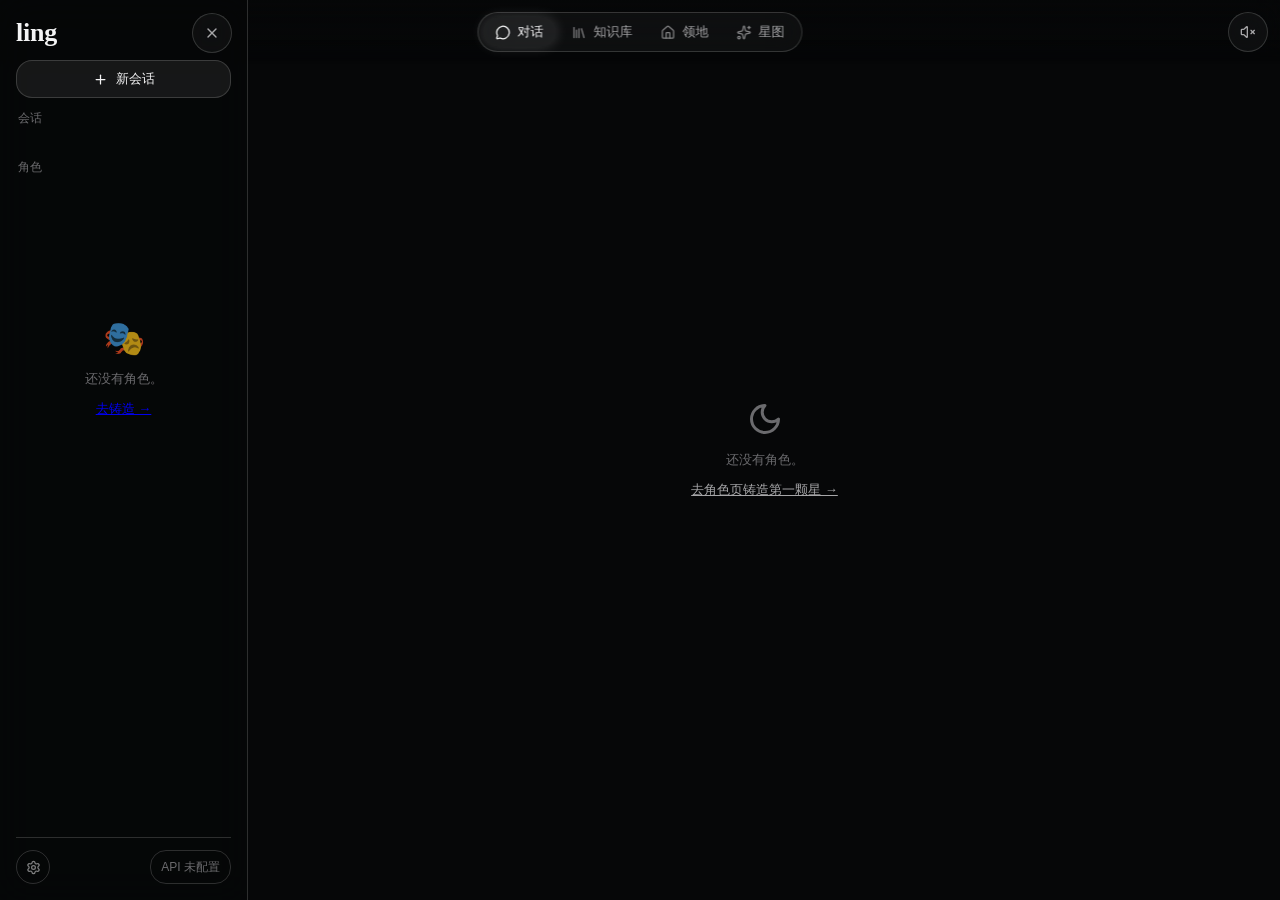
<file: web/index.html>
<!DOCTYPE html>
<html lang="zh-CN">
<head>
<meta charset="UTF-8">
<meta name="viewport" content="width=device-width, initial-scale=1.0">
<title>ling · 工作台（HTML 版）</title>
<link rel="stylesheet" href="css/tokens.css">
<link rel="stylesheet" href="css/app.css">
</head>
<body>

<body>

<button class="iconbtn sidenav-toggle" id="sidenav-toggle" aria-label="收起侧边栏" data-mode="collapse"></button>
<nav class="nav" aria-label="页面导航">
  <div class="nav-item active" data-page="chat" data-icon="message-circle" tabindex="0"><span class="nav-label">对话</span></div>
  <div class="nav-kb" id="nav-kb">
    <div class="nav-item" data-page="kb" data-icon="library" tabindex="0"><span class="nav-label">知识库</span></div>
    <div class="nav-sub" id="nav-sub">
      <div class="nav-item sub" data-kb="char" data-icon="users" tabindex="0"><span class="nav-label">角色</span></div>
      <div class="nav-item sub" data-kb="world" data-icon="globe" tabindex="0"><span class="nav-label">世界</span></div>
    </div>
  </div>
  <div class="nav-item" data-page="territory" data-icon="house" tabindex="0"><span class="nav-label">领地</span></div>
  <div class="nav-item" data-page="starmap" data-icon="sparkles" tabindex="0"><span class="nav-label">星图</span></div>
</nav>
<button class="iconbtn sfx-float" id="sfx-toggle" aria-label="自动朗读" title="自动朗读"></button>

<div id="top-feather" aria-hidden="true"></div>
<div class="app">

  <!-- 全局侧边栏：头部(ling) + 会话/角色 + 底部(设置 + API 状态) -->
  <aside class="page-side" id="sidebar">
    <div class="side-head">
      <span class="side-brand">ling</span>
    </div>
    <button class="btn" id="new-session" style="width:100%" data-icon="plus">新会话</button>
    <div style="font-size:var(--fs-xs); color:var(--text-3); padding:4px 2px">会话</div>
    <div class="session-list" id="sessions"></div>
    <div style="font-size:var(--fs-xs); color:var(--text-3); padding:4px 2px; margin-top:8px">角色</div>
    <div class="session-list" id="chat-chars"></div>
    <div id="char-list-empty" class="empty" style="min-height:80px"></div>
    <div class="side-spacer"></div>
    <div class="side-foot">
      <div class="nav-item" data-page="settings" data-icon="settings" tabindex="0"><span class="nav-label">设置</span></div>
      <div class="api-chip" id="api-chip" title="点击前往设置">API 未配置</div>
    </div>
  </aside>

  <main>

  <!-- ═══ 对话 ═══ -->
  <section class="page active" data-page="chat">
    <div class="chat-col" id="chat-body" style="display:none; position:relative">
      <div class="chat-scroll" id="chat-scroll">
        <div class="chat-inner" id="messages"></div>
      </div>
      <div class="composer">
        <button type="button" class="float-bottom" id="float-bottom" data-icon="arrow-down" data-icon-size="16" aria-label="回到底部"></button>
        <div class="composer-inner">
          <div class="composer-shell">
            <textarea class="composer-input" id="composer" placeholder="和角色说点什么……"></textarea>
            <div class="composer-bar">
              <span class="composer-hint">Enter 发送 · Shift+Enter 换行</span>
              <button class="send-fab" id="send" data-icon="arrow-up" data-icon-size="18" aria-label="发送消息"></button>
              <button class="send-fab stop" id="stop" data-icon="square" data-icon-size="15" aria-label="停止生成" style="display:none"></button>
            </div>
          </div>
        </div>
      </div>
    </div>
    <div class="empty" id="chat-empty" style="display:none">
      <span data-icon="moon" data-icon-size="36" style="color:var(--text-3)"></span>
      <div>还没有角色。</div>
      <a href="#/characters" style="color:var(--text-2)">去角色页铸造第一颗星 →</a>
    </div>
  </section>

  <!-- ═══ 知识库（角色 · 世界）═══ -->
  <section class="page" data-page="kb">
    <div class="page-main" id="char-pane">
      <div style="display:flex; align-items:center; padding: var(--sp-4) var(--sp-5) 0">
        <h2 style="font-size:var(--fs-lg)">角色</h2>
        <span style="flex:1"></span>
        <button class="btn primary" id="add-char" data-icon="wand-sparkles">铸造新角色</button>
      </div>
      <div class="char-grid" id="char-grid"></div>
    </div>
    <div class="page-main" id="world-pane" style="display:none">
      <div style="display:flex; align-items:center; padding: var(--sp-4) var(--sp-5) 0">
        <h2 style="font-size:var(--fs-lg)">世界</h2>
        <span style="flex:1"></span>
        <button class="btn primary" id="add-world" data-icon="wand-sparkles">铸造世界</button>
      </div>
      <div class="world-grid" id="world-grid"></div>
    </div>
    <div class="world-view" id="world-view" style="display:none">
      <canvas id="world-map"></canvas>
      <div class="world-detail" id="world-detail"></div>
      <div class="world-intro" id="world-intro"></div>
      <button class="iconbtn world-back" id="world-back" data-icon="arrow-left" aria-label="返回世界列表" title="返回世界列表"></button>
      <div class="edit-toolbar" id="edit-toolbar">
        <button class="seg-btn active" data-mode="view">查看</button>
        <button class="seg-btn" data-mode="edit">编辑</button>
      </div>
      <div class="ctx-menu" id="ctx-menu"></div>
      <div class="drop-veil" id="drop-veil">松开以导入设定文件</div>
    </div>
    <div class="page-main" id="we-page" style="display:none">
      <div id="we-top" style="display:flex; align-items:center; gap:var(--sp-3)">
        <button class="iconbtn" id="we-back" data-icon="arrow-left" aria-label="返回星图" title="返回星图"></button>
        <h2 style="font-size:var(--fs-lg)">编辑节点</h2>
        <span style="flex:1"></span>
        <button class="btn sm" id="we-info-btn" data-icon="sliders-horizontal"><span class="bl">基础信息</span></button>
        <button class="btn sm" id="we-ai-btn" data-icon="wand-sparkles"><span class="bl">AI 助手</span></button>
      </div>
      <div style="max-width:640px; width:100%; margin:0 auto; padding: var(--sp-4) var(--sp-5) var(--sp-6)">
        <div class="we-pane" data-pane="node">
          <div class="field"><label>名称</label><input class="input" id="we-name"></div>
          <div class="field"><label>描述（Markdown）</label>
            <div class="we-rtbar">
              <button type="button" data-pre="**" data-post="**" data-ph="粗体" title="粗体"><b>B</b></button>
              <button type="button" data-pre="*" data-post="*" data-ph="斜体" title="斜体"><i>I</i></button>
              <button type="button" data-pre="## " data-post="" data-ph="标题" title="标题">H</button>
              <button type="button" data-pre="- " data-post="" data-ph="列表项" title="列表">•≡</button>
              <button type="button" data-pre="> " data-post="" data-ph="引用" title="引用">❝</button>
              <button type="button" data-pre="`" data-post="`" data-ph="代码" title="行内代码">&lt;&gt;</button>
              <button type="button" data-pre="[" data-post="](url)" data-ph="链接文字" title="链接" data-icon="link"></button>
              <span style="flex:1"></span>
              <button type="button" class="btn sm" id="we-md-edit" data-icon="pencil"><span class="bl">编辑</span></button>
              <button type="button" class="btn sm" id="we-md-prev" data-icon="eye"><span class="bl">预览</span></button>
            </div>
            <div class="we-md-wrap">
              <textarea class="we-md" id="we-desc" placeholder="支持 Markdown：**粗体** *斜体* # 标题 - 列表 > 引用 \`代码\` [链接](url)"></textarea>
              <div class="we-preview md-body" id="we-preview"></div>
            </div>
          </div>
        </div>
      </div>
    </div>
    <div class="we-panel" id="we-info">
      <div class="we-panel-hd">基础信息<button class="btn sm" data-we-close>收起</button></div>
      <div class="row" style="gap:var(--sp-2)">
        <div class="field" style="flex:1"><label>类型</label>
          <select class="input" id="we-kind"><option>大陆</option><option>组织</option><option selected>概念</option><option>事件</option><option>人物</option></select></div>
        <div class="field" style="width:110px"><label>权重 <span id="we-wv">2</span></label><input type="range" id="we-weight" min="1" max="5" step="1" value="2"></div>
      </div>
      <div class="field"><label>连线</label>
        <div class="we-edges" id="we-edges"></div>
        <div class="row" style="gap:var(--sp-2); margin-top:6px">
          <select class="input" id="we-linkto" style="flex:1"></select>
          <button class="btn sm" id="we-link-add">连接</button>
        </div>
      </div>
      <button class="btn sm danger" id="we-delete" style="margin-top:var(--sp-3)">删除节点</button>
    </div>
    <div class="we-panel" id="we-ai">
      <div class="we-panel-hd">AI 助手<button class="btn sm" data-we-close>收起</button></div>
      <button class="btn" id="we-polish" data-icon="wand-sparkles" style="width:100%">润色当前节点描述</button>
      <button class="btn" id="we-suggest" data-icon="sparkles" style="width:100%; margin-top:8px">AI 生成关联节点（自动连线）</button>
      <div class="field" style="margin-top:12px"><label>自由指令（如「增加一个敌对组织并与灰烬议会决裂」）</label>
        <textarea class="textarea" id="we-prompt" style="min-height:84px"></textarea></div>
      <button class="btn primary" id="we-run" style="width:100%">执行</button>
      <div class="we-drop" id="we-drop" style="margin-top:12px">拖入 md · txt · docx · zip<br><small>或</small><br>
        <button class="btn sm" id="we-file-btn">选择文件</button>
        <input type="file" id="we-files" multiple accept=".md,.markdown,.txt,.docx,.zip" hidden>
      </div>
      <div class="file-chips" id="we-file-chips" style="margin-top:8px"></div>
      <button class="btn primary" id="we-import" style="width:100%; margin-top:10px" disabled>分析并导入节点</button>
      <div class="we-hint">导入后 AI 自动创建节点并判断与现有节点的连线。</div>
    </div>
  </section>

  <!-- ═══ 领地 ═══ -->
  <section class="page" data-page="territory">
    <div class="page-main"><div class="territory">
      <h2 style="font-size:var(--fs-lg); margin-bottom:var(--sp-4)">领地 · 你的角色们在这里生活</h2>
      <div class="banner" id="tl-banner" style="display:none">
        <span>尚未配置模型 API：配置后即可为入住角色生成生活近况。</span>
        <button class="btn sm" onclick="location.hash='#/settings'">前往设置</button>
      </div>
      <div class="resident-row" id="residents"></div>
      <div class="row" style="margin-bottom:var(--sp-4)">
        <button class="btn primary" id="generate-tl">生成近况</button>
        <span style="font-size:var(--fs-xs); color:var(--text-3)">基于角色人设与最近对话，写一段它这段时间的生活</span>
      </div>
      <div class="timeline" id="timeline"></div>
    </div></div>
  </section>

  <!-- ═══ 星图 ═══ -->
  <section class="page" data-page="starmap">
    <div class="starmap-wrap">
      <canvas id="starmap"></canvas>
      <div class="node-detail" id="node-detail"></div>
    </div>
  </section>

  <!-- ═══ 设置 ═══ -->
  <section class="page" data-page="settings">
    <div class="page-main"><div class="settings">
      <h2>模型 API</h2>
      <div class="field"><label>BaseURL（OpenAI 兼容）</label>
        <input class="input" id="s-base" placeholder="https://api.example.com/v1"></div>
      <div class="field"><label>API Key（留空 = 匿名网关）</label>
        <input class="input" id="s-key" type="password" placeholder="sk-…（可选）"></div>
      <div class="field"><label>模型</label>
        <input class="input" id="s-model" placeholder="例如 deepseek-chat / glm-4.7-flash"></div>
      <div class="field"><label>对话后自动提炼记忆与特质</label>
        <label style="display:flex; gap:8px; align-items:center; text-transform:none; letter-spacing:0; font-size:var(--fs-sm); color:var(--text-2)">
          <input type="checkbox" id="s-distill" style="width:auto"> 开启（每次回复后追加一次提炼调用）</label></div>
      <div class="field"><label>界面音效</label>
        <label style="display:flex; gap:8px; align-items:center; text-transform:none; letter-spacing:0; font-size:var(--fs-sm); color:var(--text-2)">
          <input type="checkbox" id="s-sfx" style="width:auto"> 开启（点击/发送/接收等界面提示音）</label></div>
      <div class="row">
        <button class="btn primary" id="s-save">保存</button>
        <button class="btn" id="s-test">测试连通性</button>
        <span id="conn-result"></span>
      </div>

      <h2>语音合成 TTS（可选 · 朗读角色回复）</h2>
      <div class="field"><label>TTS BaseURL（OpenAI 兼容 /audio/speech；留空 = 使用上方 BaseURL）</label>
        <input class="input" id="s-tts-base" placeholder="https://api.example.com/v1"></div>
      <div class="field"><label>TTS API Key（留空 = 使用上方 Key）</label>
        <input class="input" id="s-tts-key" type="password" placeholder="sk-…（可选）"></div>
      <div class="row">
        <div class="field" style="flex:1"><label>TTS 模型</label>
          <input class="input" id="s-tts-model" placeholder="例如 tts-1 / fish-speech-1.5 / CosyVoice2"></div>
        <div class="field" style="flex:1"><label>音色 voice</label>
          <input class="input" id="s-tts-voice" placeholder="例如 alloy / female"></div>
      </div>

      <h2>数据（本地 localStorage）</h2>
      <div class="row" style="flex-wrap:wrap">
        <button class="btn" id="s-export" data-icon="download">导出 JSON</button>
        <button class="btn" id="s-import-btn" data-icon="upload" onclick="document.getElementById('s-import-file').click()">导入 JSON</button>
        <input type="file" id="s-import-file" accept=".json,application/json" style="display:none">
        <button class="btn danger" id="s-clear" data-icon="trash">清空全部数据</button>
      </div>
      <p style="font-size:var(--fs-xs); color:var(--text-3); margin-top:var(--sp-4)">
        本页为 HTML 原型：设计定稿后照此移植 Rust + Slint 版（web/ 目录仅作设计迭代用）。
      </p>
    </div></div>
  </section>

</main>

<!-- 角色铸造 / 编辑 -->
<div class="overlay" id="world-modal">
  <div class="modal">
    <h3>铸造世界</h3>
    <div style="margin-bottom:var(--sp-4)">
      <div class="forge-modes" id="w-modes">
        <button class="forge-mode active" data-mode="scratch" type="button">从零开始<small>一句话 · AI 生成基础世界观</small></button>
        <button class="forge-mode" data-mode="files" type="button">从已有设定开始<small>md · docx · txt · zip 归档</small></button>
      </div>
      <div class="forge-panel" data-panel="scratch">
        <div class="row">
          <input class="input" id="w-seed" placeholder="一句话描述世界：比如「辉能支撑的五大大陆文明」">
          <button class="btn" id="w-seed-btn" data-icon="wand-sparkles">生成</button>
        </div>
      </div>
      <div class="forge-panel" data-panel="files" hidden>
        <div class="row" style="margin-bottom:var(--sp-2)">
          <button class="btn" id="w-files-btn" data-icon="file-up">选择文件</button>
          <span style="font-size:var(--fs-xs); color:var(--text-3)">md · markdown · txt · docx · zip（可多选）</span>
          <input type="file" id="w-files" multiple accept=".md,.markdown,.txt,.docx,.zip" hidden>
        </div>
        <div class="file-chips" id="w-file-chips"></div>
        <div class="field" style="margin-top:var(--sp-2)"><label>或直接粘贴</label>
          <textarea class="textarea" id="w-lore" style="min-height:64px" placeholder="世界观设定：大陆、势力、力量体系、历史……"></textarea></div>
        <button class="btn" id="w-parse-btn" data-icon="wand-sparkles">铸造</button>
      </div>
    </div>
    <div class="row" style="margin:var(--sp-4) 0 var(--sp-3)">
      <div style="width:70px"><input class="input" id="w-emoji" maxlength="4" style="text-align:center" value="🌐"></div>
      <input class="input" id="w-name" placeholder="世界的名字">
    </div>
    <div class="field"><label>简介</label><textarea class="textarea" id="w-intro" style="min-height:64px" placeholder="这个世界是关于……"></textarea></div>
    <div class="actions">
      <button class="btn" id="world-cancel">取消</button>
      <button class="btn primary" id="world-save">保存</button>
    </div>
  </div>
</div>

<div class="overlay" id="char-modal">
  <div class="modal">
    <h3 id="modal-title">铸造角色</h3>
    <div id="forge-area" style="margin-bottom:var(--sp-4)">
      <div class="forge-modes" id="c-modes">
        <button class="forge-mode active" data-mode="scratch" type="button">从零开始<small>一句话 · AI 生成基础设定</small></button>
        <button class="forge-mode" data-mode="files" type="button">从已有设定开始<small>md · docx · txt · zip 归档</small></button>
      </div>
      <div class="forge-panel" data-panel="scratch">
        <div class="row">
          <input class="input" id="c-seed" placeholder="一句话描述 TA：比如「温柔的月亮精灵，怕黑但爱笑」">
          <button class="btn" id="c-seed-btn" data-icon="wand-sparkles">生成</button>
        </div>
      </div>
      <div class="forge-panel" data-panel="files" hidden>
        <div class="row" style="margin-bottom:var(--sp-2)">
          <button class="btn" id="c-files-btn" data-icon="file-up">选择文件</button>
          <span style="font-size:var(--fs-xs); color:var(--text-3)">md · markdown · txt · docx · zip（可多选）</span>
          <input type="file" id="c-files" multiple accept=".md,.markdown,.txt,.docx,.zip" hidden>
        </div>
        <div class="file-chips" id="c-file-chips"></div>
        <div class="field" style="margin-top:var(--sp-2)"><label>或直接粘贴</label>
          <textarea class="textarea" id="forge-src" style="min-height:64px" placeholder="人设 / 小说片段 / 设定文本"></textarea></div>
        <button class="btn" id="forge-btn" data-icon="wand-sparkles">铸造</button>
      </div>
    </div>
    <input type="hidden" id="f-id">
    <div class="row" style="margin-bottom:var(--sp-3)">
      <div style="width:70px"><input class="input" id="f-emoji" maxlength="4" style="text-align:center"></div>
      <input class="input" id="f-name" placeholder="名字">
    </div>
    <div class="field"><label>人设</label><textarea class="textarea" id="f-persona"></textarea></div>
    <div class="field"><label>说话风格</label><input class="input" id="f-style"></div>
    <div class="field"><label>开场白</label><textarea class="textarea" id="f-greeting" style="min-height:56px"></textarea></div>
    <div class="actions">
      <button class="btn" id="char-cancel">取消</button>
      <button class="btn primary" id="char-save">保存</button>
    </div>
  </div>
</div>

<div class="scrim" id="scrim" aria-hidden="true"></div>
<div class="toasts" id="toasts"></div>

<script src="js/store.js"></script>
<script src="js/icons.js"></script>
<script src="js/llm.js"></script>
<script src="js/tts.js"></script>
<script src="js/filekit.js"></script>
<script src="js/motion.js"></script>
<script src="js/starmap.js"></script>
<script src="js/sfx.js"></script>
<script src="js/app.js"></script>
<script>
  /* 顶栏 API 状态章（守卫赋值，避免 observer 自触发死循环） */
  (function chip(){
    const el = document.getElementById('api-chip');
    const update = () => {
      const t = Store.apiReady() ? `API · ${Store.settings.model}` : 'API 未配置';
      if (el.textContent !== t) el.textContent = t;
    };
    document.addEventListener('click', update);
    document.addEventListener('storage', update);
    update();
  })();
</script>
</body>
</html>
</file>
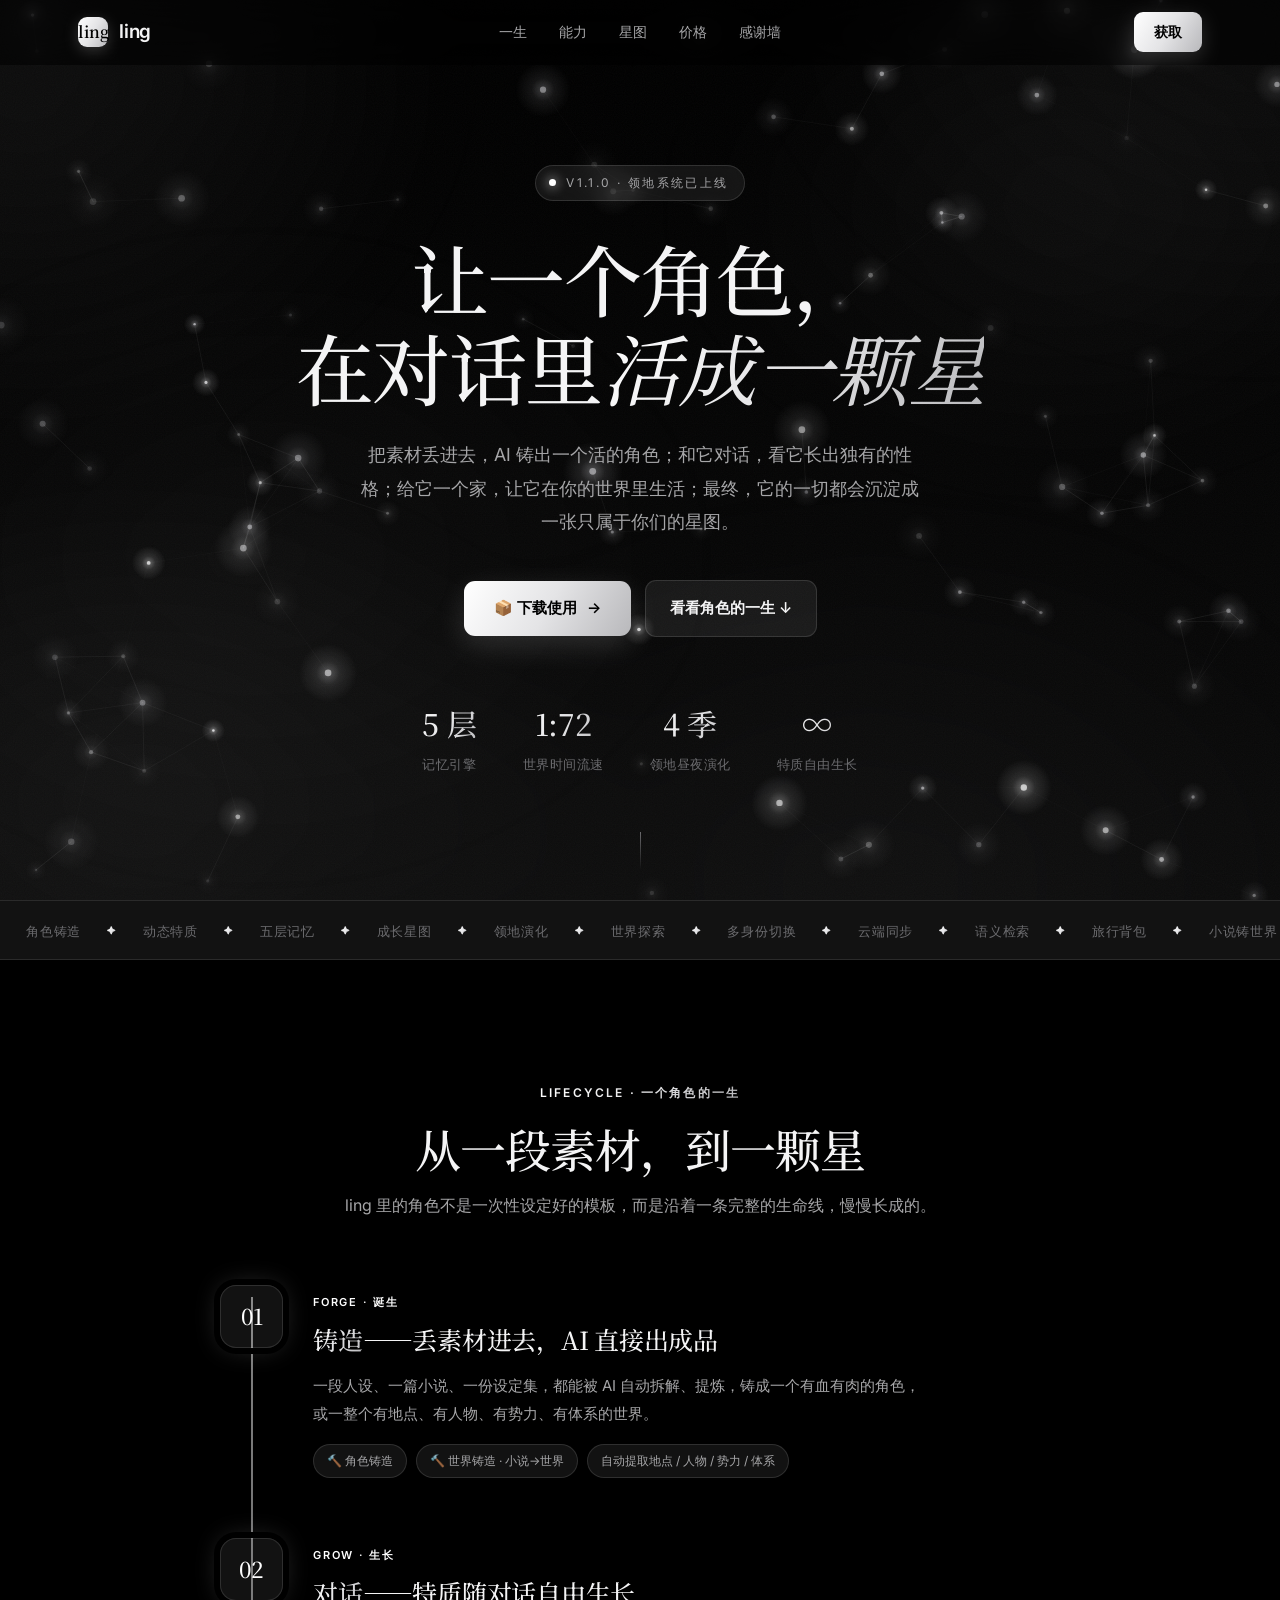
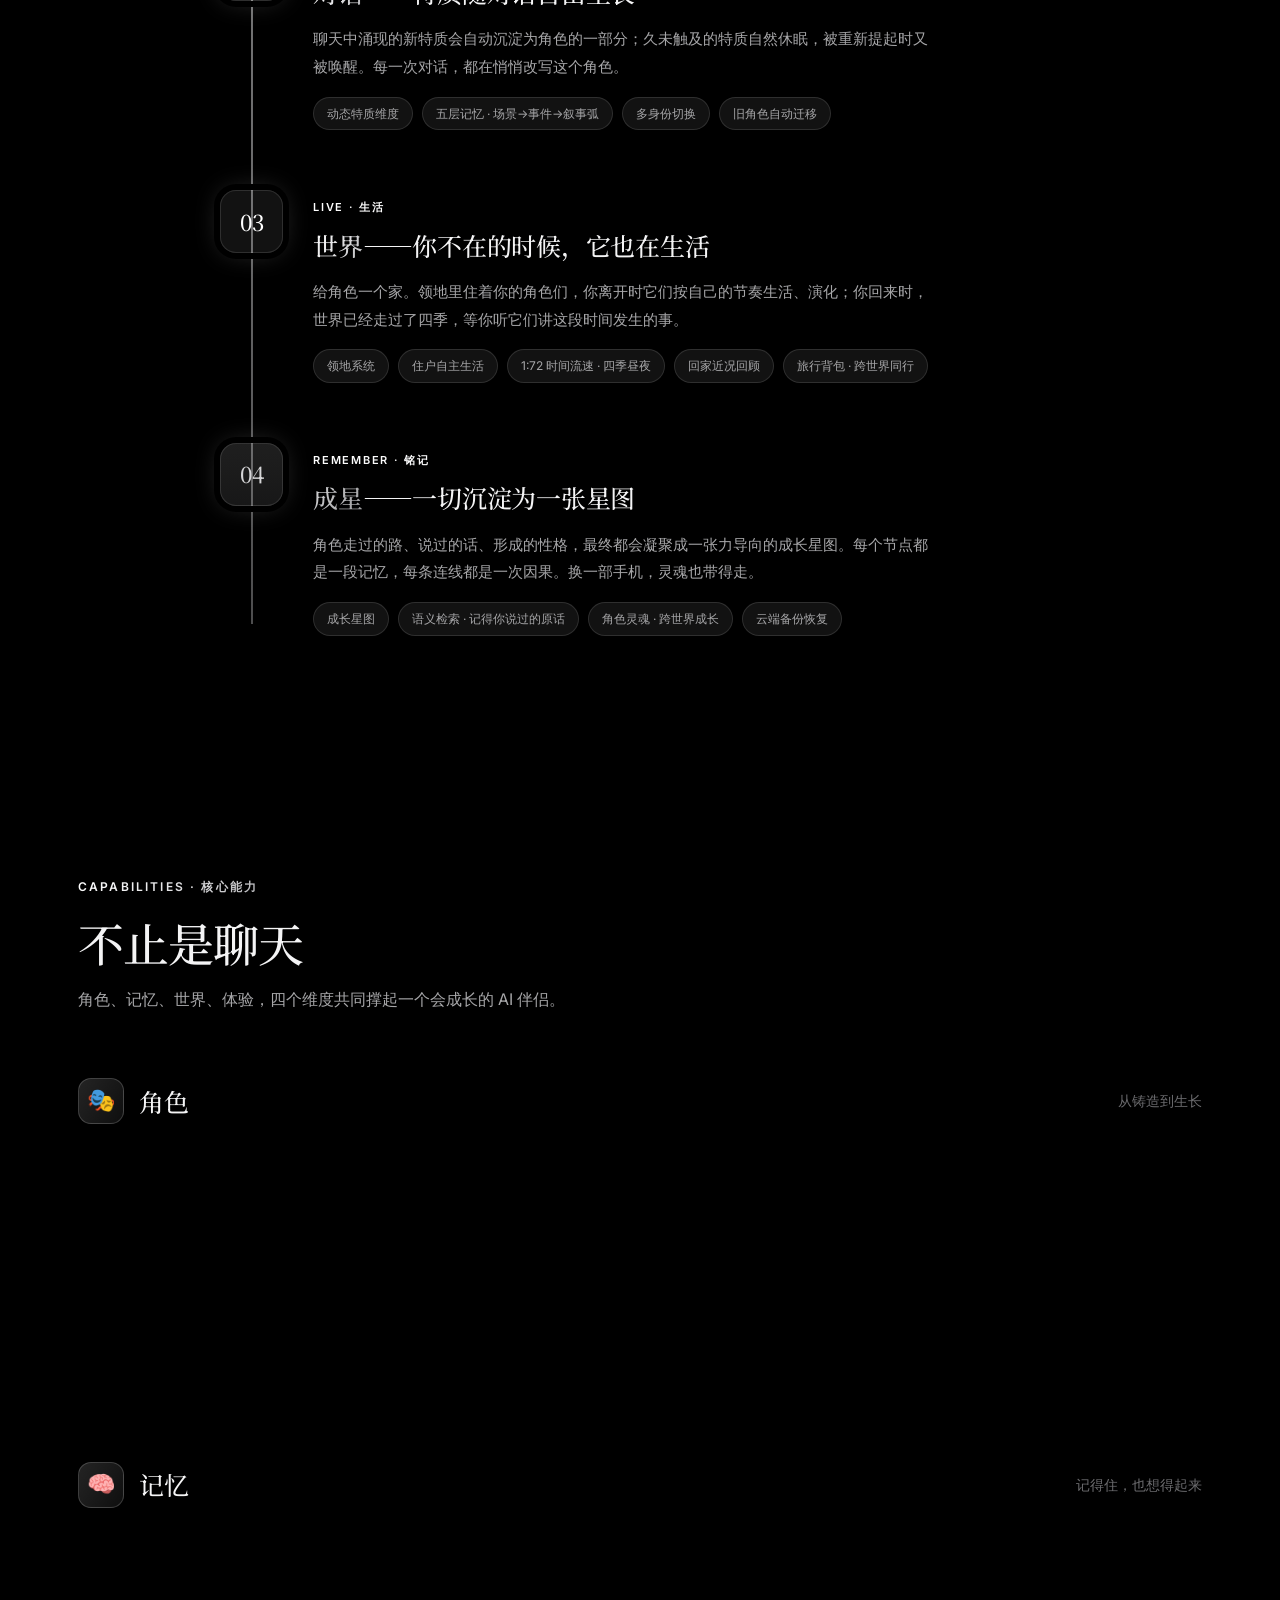
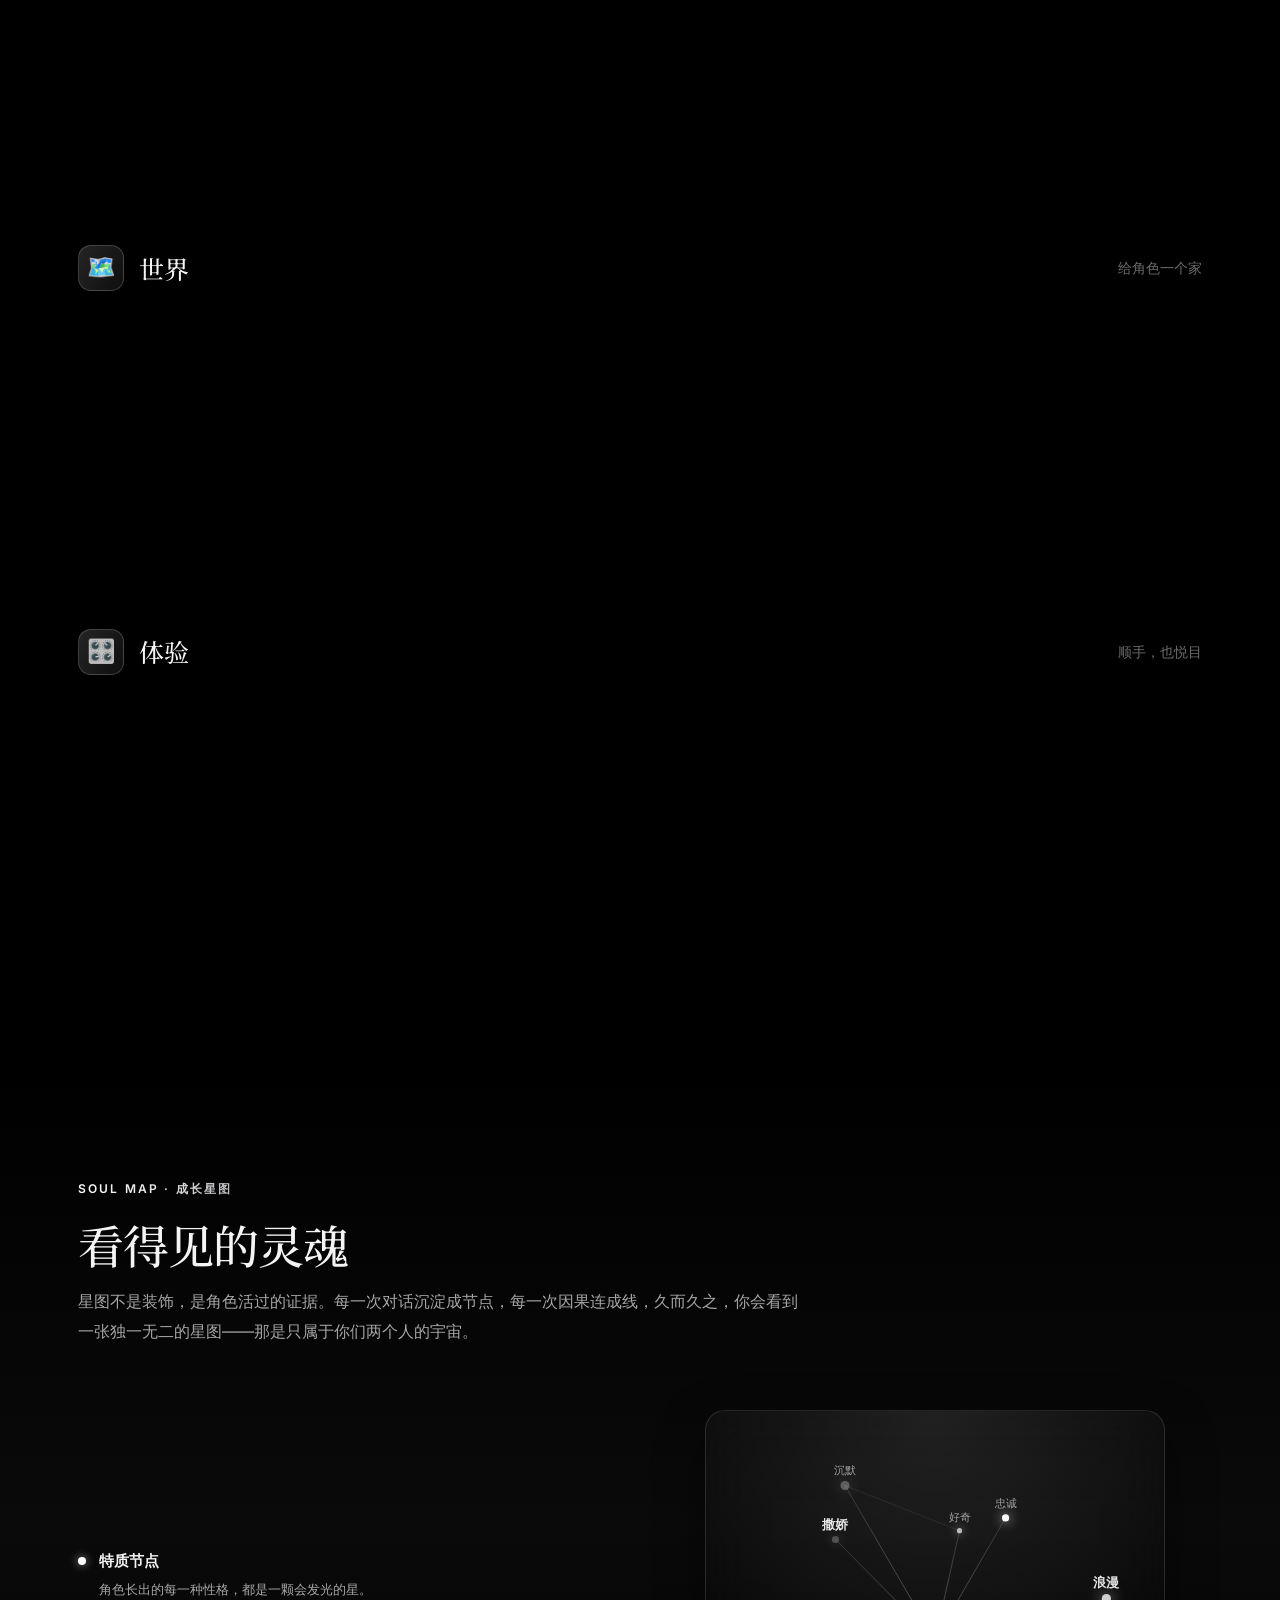
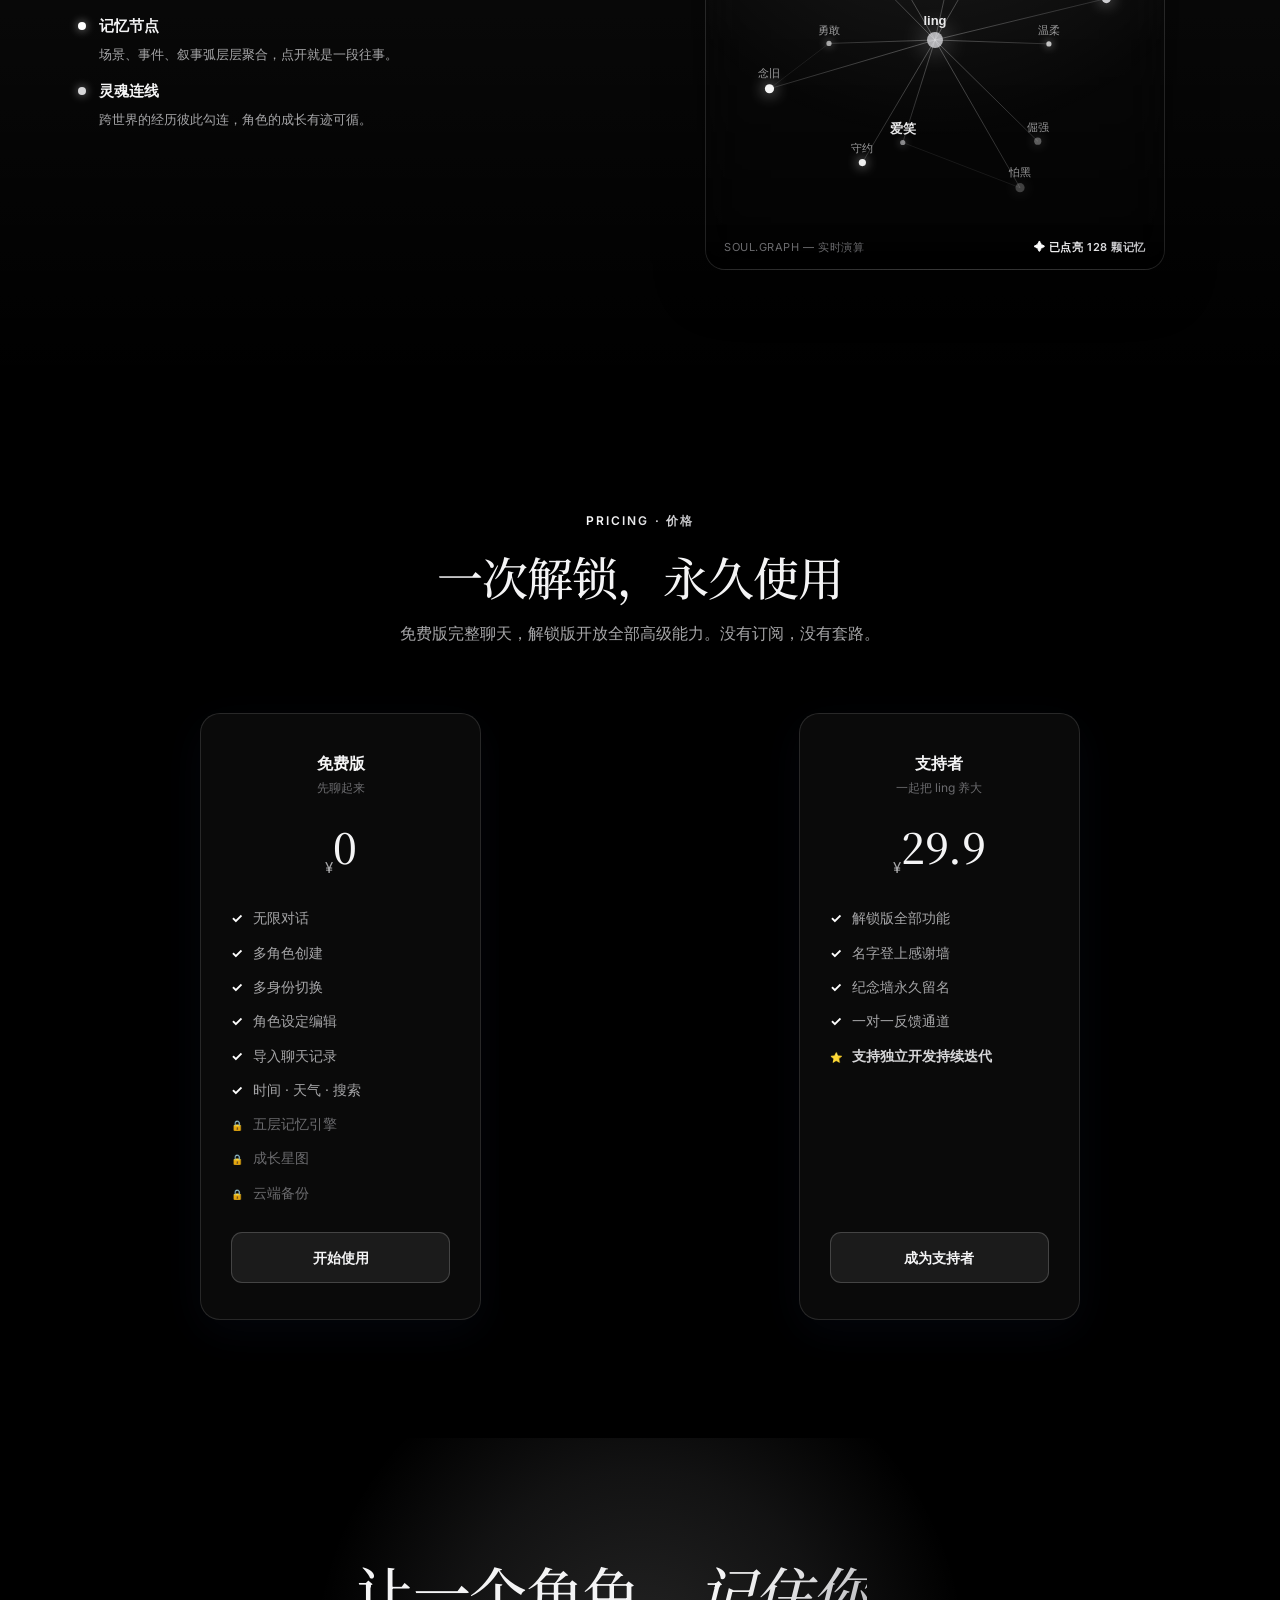
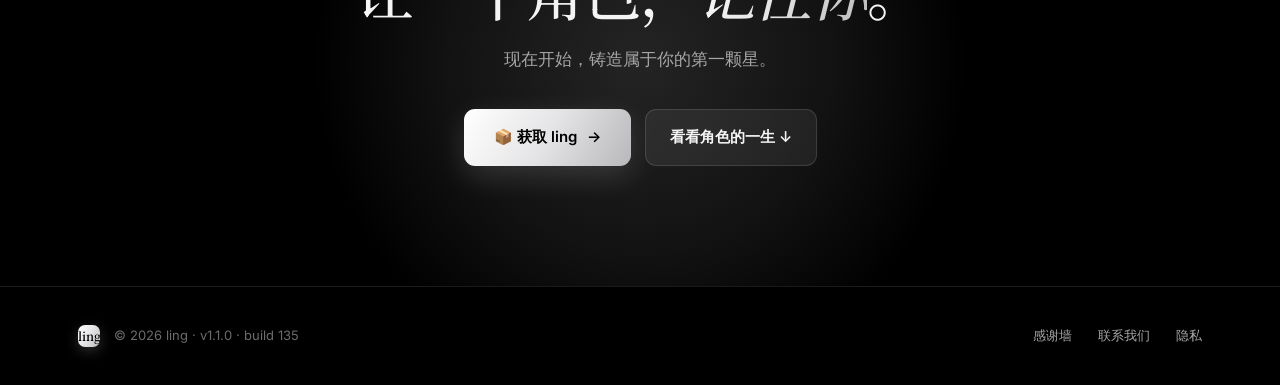
<file: ling.html>
<!DOCTYPE html>
<html lang="zh-CN">
<head>
<meta charset="UTF-8">
<meta name="viewport" content="width=device-width, initial-scale=1.0">
<title>ling · 让一个角色，活成一颗星</title>
<link rel="preconnect" href="https://fonts.googleapis.com">
<link href="https://fonts.googleapis.com/css2?family=Inter:wght@400;500;600;700&family=Noto+Serif+SC:wght@400;500;600&family=Noto+Sans+SC:wght@300;400;500;700&display=swap" rel="stylesheet">
<style>
/* ════════════════════════════════════════════════════════════
   ling · 共享设计系统  base.css
   黑白 · 单色编辑风  (near-black 底 + 白/银灰层次，克制高级)
   所有区块模板统一引用本文件，改一处全局生效。
   ════════════════════════════════════════════════════════════ */
:root{
  --bg:#000000;
  --bg-2:#0A0A0A;
  --surface:rgba(255,255,255,0.04);
  --surface-strong:rgba(255,255,255,0.07);
  --glass-border:rgba(255,255,255,0.12);
  --line:rgba(255,255,255,0.10);
  --line-2:rgba(255,255,255,0.18);
  --text:#F4F4F5;
  --text-2:#A6A6A8;
  --text-3:#6B6B6E;
  --accent:#FFFFFF;   /* 纯白 */
  --accent-2:#D6D6D8; /* 银灰 */
  --accent-3:#9A9A9C; /* 深灰 */
  --grad:linear-gradient(120deg,#FFFFFF 0%,#E4E4E6 50%,#B8B8BB 100%);
  --grad-soft:linear-gradient(120deg,rgba(255,255,255,.14),rgba(255,255,255,.06));
  --serif:'Noto Serif SC',serif;
  --sans:'Inter',-apple-system,BlinkMacSystemFont,'PingFang SC','Microsoft YaHei',sans-serif;
  --mono:'Inter',ui-monospace,SFMono-Regular,Consolas,monospace;
}
*{margin:0;padding:0;box-sizing:border-box;}
html{scroll-behavior:smooth;}
body{font-family:var(--sans); color:var(--text); line-height:1.65;
  background:var(--bg); overflow-x:hidden; -webkit-font-smoothing:antialiased; cursor:default;}
::selection{background:rgba(255,255,255,.85); color:#000000;}
::-webkit-scrollbar{width:10px;}
::-webkit-scrollbar-track{background:transparent;}
::-webkit-scrollbar-thumb{background:rgba(255,255,255,.22); border-radius:10px; border:2px solid var(--bg);}

/* 极光流动背景 */
.aurora{position:fixed; inset:0; z-index:-2; overflow:hidden; background:linear-gradient(180deg,var(--bg) 0%,var(--bg-2) 100%);}
.aurora::before,.aurora::after{content:''; position:absolute; inset:-25%;}
.aurora::before{
  background:
    radial-gradient(38% 46% at 18% 22%, rgba(255,255,255,.06), transparent 62%),
    radial-gradient(44% 44% at 82% 18%, rgba(255,255,255,.045), transparent 62%),
    radial-gradient(48% 48% at 62% 82%, rgba(200,200,205,.04), transparent 62%),
    radial-gradient(42% 42% at 24% 76%, rgba(255,255,255,.05), transparent 62%);
  filter:blur(40px); animation:drift 28s ease-in-out infinite alternate;
}
.aurora::after{
  background:
    radial-gradient(34% 34% at 72% 32%, rgba(255,255,255,.04), transparent 62%),
    radial-gradient(40% 40% at 30% 58%, rgba(255,255,255,.03), transparent 62%);
  filter:blur(52px); animation:drift2 36s ease-in-out infinite alternate;
}
@keyframes drift{0%{transform:translate(0,0) scale(1)}100%{transform:translate(4%,3%) scale(1.1)}}
@keyframes drift2{0%{transform:translate(0,0) scale(1.02)}100%{transform:translate(-3%,-4%) scale(1.06)}}
.grain{position:fixed; inset:0; z-index:-1; pointer-events:none; opacity:.035;
  background-image:url("data:image/svg+xml,%3Csvg xmlns='http://www.w3.org/2000/svg' width='160' height='160'%3E%3Cfilter id='n'%3E%3CfeTurbulence type='fractalNoise' baseFrequency='0.9' numOctaves='2'/%3E%3C/filter%3E%3Crect width='100%25' height='100%25' filter='url(%23n)'/%3E%3C/svg%3E");}

/* 全局背景粒子层（铺满整页视口，置于内容之下） */
#motes{position:fixed; inset:0; z-index:0; pointer-events:none;}
main,.section,.starwrap,.cta,.footer,.hero{position:relative; z-index:1;}

/* 玻璃导航 */
.nav{position:fixed; top:0; left:0; right:0; z-index:100;
  background:rgba(0,0,0,0.55); backdrop-filter:saturate(160%) blur(22px); -webkit-backdrop-filter:saturate(160%) blur(22px);
  border-bottom:1px solid transparent; transition:border-color .3s, background .3s;}
.nav.scrolled{border-bottom-color:var(--line); background:rgba(0,0,0,0.82);}
.nav-inner{max-width:1180px; margin:0 auto; height:64px; padding:0 28px; display:flex; align-items:center; justify-content:space-between;}
.logo{display:flex; align-items:center; gap:11px; text-decoration:none;}
.logo .mark{width:30px; height:30px; border-radius:9px; display:grid; place-items:center; font-family:var(--serif); font-size:16px; font-weight:600; color:#000000;
  background:var(--grad); box-shadow:0 4px 14px rgba(255,255,255,.18);}
.logo .word{font-size:19px; font-weight:600; letter-spacing:-.01em; color:var(--text);}
.logo .word em{font-style:normal; background:var(--grad); -webkit-background-clip:text; background-clip:text; color:transparent;}
.nav-links{display:flex; align-items:center; gap:2px;}
.nav-link{font-size:13.5px; color:var(--text-2); text-decoration:none; padding:9px 15px; border-radius:8px; transition:.2s; font-weight:450;}
.nav-link:hover{color:var(--text); background:rgba(255,255,255,.06);}
.nav-cta{font-size:13.5px; font-weight:600; color:#000000; text-decoration:none; padding:9px 20px; border-radius:9px; margin-left:6px;
  background:var(--grad); box-shadow:0 6px 20px rgba(255,255,255,.16); transition:transform .2s, box-shadow .2s;}
.nav-cta:hover{transform:translateY(-1px); box-shadow:0 10px 28px rgba(255,255,255,.24);}

/* 通用按钮 */
.btn{display:inline-flex; align-items:center; gap:10px; text-decoration:none; cursor:pointer; border:none;
  font-family:var(--sans); font-size:15px; font-weight:600; transition:all .25s cubic-bezier(.2,.7,.2,1); position:relative; overflow:hidden;}
.btn-solid{padding:15px 30px; border-radius:11px; background:var(--grad); color:#000000; box-shadow:0 10px 30px rgba(255,255,255,.14);}
.btn-solid:hover{transform:translateY(-2px); box-shadow:0 16px 42px rgba(255,255,255,.22);}
.btn-solid::after{content:''; position:absolute; inset:0; background:linear-gradient(90deg,transparent,rgba(255,255,255,.5),transparent); transform:translateX(-100%); transition:transform .6s;}
.btn-solid:hover::after{transform:translateX(100%);}
.btn-ghost{padding:15px 24px; border-radius:11px; color:var(--text); background:var(--surface-strong); border:1px solid var(--glass-border);
  backdrop-filter:blur(14px); -webkit-backdrop-filter:blur(14px);}
.btn-ghost:hover{border-color:var(--line-2); transform:translateY(-1px); box-shadow:0 8px 24px rgba(255,255,255,.06);}
.btn .arrow{transition:transform .25s;}
.btn:hover .arrow{transform:translateX(3px);}

/* 玻璃卡 */
.glass{background:var(--surface); backdrop-filter:blur(24px) saturate(160%); -webkit-backdrop-filter:blur(24px) saturate(160%);
  border:1px solid var(--glass-border); box-shadow:0 18px 50px rgba(0,0,0,.45);}

/* reveal 动效 */
.reveal{opacity:0; transform:translateY(26px); transition:opacity .7s, transform .7s cubic-bezier(.2,.7,.2,1);}
.reveal.in{opacity:1; transform:none;}

/* 通用区块间距 */
.section{padding:118px 0; position:relative;}
.wrap{max-width:1180px; margin:0 auto; padding:0 28px;}
.section-head{max-width:720px; margin-bottom:64px;}
.eyebrow{display:inline-flex; align-items:center; gap:8px; font-size:12px; letter-spacing:.18em; text-transform:uppercase; font-weight:600;
  background:var(--grad); -webkit-background-clip:text; background-clip:text; color:transparent; margin-bottom:18px;}
.section-head h2{font-family:var(--serif); font-weight:500; font-size:clamp(30px,4.4vw,46px); letter-spacing:-.02em; line-height:1.18; color:var(--text);}
.section-head p{margin-top:16px; font-size:16px; color:var(--text-2); line-height:1.85;}

</style>
<style>
  /* ══ HERO ══ */
  .hero{position:relative; min-height:100vh; display:flex; flex-direction:column; justify-content:center; padding:130px 0 90px; overflow:hidden;}
  .hero-inner{position:relative; z-index:2; max-width:1080px; margin:0 auto; padding:0 28px; text-align:center;}
  .hero-eyebrow{display:inline-flex; align-items:center; gap:10px; margin-bottom:32px; font-size:12px; letter-spacing:.2em; text-transform:uppercase; color:var(--text-2);
    padding:7px 15px 7px 13px; border-radius:100px; background:var(--surface-strong); border:1px solid var(--glass-border); backdrop-filter:blur(14px); -webkit-backdrop-filter:blur(14px);
    opacity:0; animation:fadeUp .8s cubic-bezier(.2,.7,.2,1) .1s forwards;}
  .hero-eyebrow .dot{width:7px; height:7px; border-radius:50%; background:var(--accent); box-shadow:0 0 12px var(--accent); animation:pulse 2.4s ease-in-out infinite;}
  @keyframes pulse{0%,100%{opacity:1; transform:scale(1)}50%{opacity:.5; transform:scale(.8)}}
  .hero h1{font-family:var(--serif); font-weight:500; letter-spacing:-.02em; line-height:1.14; font-size:clamp(40px,6.6vw,78px); max-width:16ch; margin:0 auto 28px; opacity:0; animation:fadeUp .9s cubic-bezier(.2,.7,.2,1) .3s forwards;}
  .hero h1 .em{background:var(--grad); -webkit-background-clip:text; background-clip:text; color:transparent;}
  .hero h1 .it{font-style:italic; font-weight:400;}
  .hero-sub{font-size:18px; color:var(--text-2); max-width:560px; line-height:1.85; margin:0 auto 42px; opacity:0; animation:fadeUp .9s cubic-bezier(.2,.7,.2,1) .5s forwards;}
  .hero-actions{display:flex; gap:14px; flex-wrap:wrap; align-items:center; justify-content:center; opacity:0; animation:fadeUp .9s cubic-bezier(.2,.7,.2,1) .7s forwards;}
  .hero-meta{position:relative; z-index:2; margin-top:62px; display:flex; gap:46px; flex-wrap:wrap; justify-content:center; opacity:0; animation:fadeUp .9s cubic-bezier(.2,.7,.2,1) .9s forwards;}
  .hero-meta .hm{text-align:center;}
  .hero-meta .hm b{display:block; font-family:var(--serif); font-size:30px; font-weight:500; letter-spacing:-.01em; background:var(--grad); -webkit-background-clip:text; background-clip:text; color:transparent;}
  .hero-meta .hm span{font-size:12.5px; color:var(--text-3); letter-spacing:.04em; margin-top:6px; display:block;}
  .scroll-cue{position:absolute; left:0; right:0; bottom:30px; z-index:2; display:flex; justify-content:center; opacity:0; animation:fadeUp .9s cubic-bezier(.2,.7,.2,1) 1.1s forwards;}
  .scroll-cue .bar{width:1px; height:38px; background:linear-gradient(var(--text-3),transparent); position:relative; overflow:hidden;}
  .scroll-cue .bar::after{content:''; position:absolute; top:-38px; left:0; width:1px; height:38px; background:var(--accent); animation:cue 2.4s ease-in-out infinite;}
  @keyframes cue{0%{transform:translateY(0)}100%{transform:translateY(76px)}}
  @keyframes fadeUp{to{opacity:1; transform:none;}}
  @media (max-width:720px){.hero-meta{gap:28px;}.hero-meta .hm b{font-size:24px;}}

  /* ══ MARQUEE ══ */
  .marquee{border-top:1px solid var(--line); border-bottom:1px solid var(--line); background:var(--surface-strong); overflow:hidden; padding:16px 0; white-space:nowrap; backdrop-filter:blur(14px); -webkit-backdrop-filter:blur(14px);}
  .mq-track{display:inline-flex; animation:mq 38s linear infinite;}
  .marquee:hover .mq-track{animation-play-state:paused;}
  @keyframes mq{to{transform:translateX(-50%);}}
  .mq-track span{font-size:13px; color:var(--text-3); letter-spacing:.06em; padding:0 26px; display:inline-flex; align-items:center; gap:26px;}
  .mq-track span i{font-style:normal; background:var(--grad); -webkit-background-clip:text; background-clip:text; color:transparent; font-size:9px;}

  /* ══ LIFECYCLE ══ */
  .life{position:relative; max-width:840px; margin:0 auto;}
  .life-line{position:absolute; left:31px; top:12px; bottom:12px; width:2px; background:linear-gradient(180deg,var(--accent),var(--accent-2) 50%,var(--accent-3)); opacity:.5;}
  .stage{position:relative; display:flex; gap:30px; padding:0 0 60px;}
  .stage:last-child{padding-bottom:0;}
  .stage-dot{flex:0 0 63px; height:63px; border-radius:16px; display:grid; place-items:center; position:relative; z-index:2;
    font-family:var(--serif); font-size:22px; font-weight:500; color:var(--accent);
    background:var(--surface-strong); border:1px solid var(--glass-border); box-shadow:0 0 0 6px var(--bg),0 0 26px rgba(255,255,255,.18);}
  .stage:last-child .stage-dot{background:linear-gradient(180deg,rgba(255,255,255,.12),rgba(230,230,234,.1)); color:var(--accent-2);}
  .stage-body{flex:1; padding-top:8px;}
  .stage-tag{font-size:11px; letter-spacing:.16em; text-transform:uppercase; font-weight:600; background:var(--grad); -webkit-background-clip:text; background-clip:text; color:transparent; margin-bottom:8px;}
  .stage-body h3{font-family:var(--serif); font-size:25px; font-weight:500; letter-spacing:-.01em; margin-bottom:12px;}
  .stage-body h3 em{font-style:normal; background:var(--grad); -webkit-background-clip:text; background-clip:text; color:transparent;}
  .stage:last-child .stage-body h3 em{background:linear-gradient(120deg,var(--accent-2),var(--accent-3)); -webkit-background-clip:text; background-clip:text; color:transparent;}
  .stage-body p{font-size:15px; color:var(--text-2); line-height:1.85; max-width:620px;}
  .chips{display:flex; flex-wrap:wrap; gap:9px; margin-top:16px;}
  .chip{font-size:12px; color:var(--text-2); padding:6px 13px; border-radius:100px; background:var(--surface-strong); border:1px solid var(--glass-border); transition:.2s;}
  .chip:hover{border-color:rgba(255,255,255,.4); color:var(--accent); transform:translateY(-1px);}
  @media(max-width:640px){.life-line{left:20px}.stage{gap:18px}.stage-dot{flex-basis:44px;height:44px;font-size:18px}}

  /* ══ FEATURE GROUPS ══ */
  .groups{display:flex; flex-direction:column; gap:74px;}
  .ghead{display:flex; align-items:center; gap:15px; margin-bottom:26px; flex-wrap:wrap;}
  .ghead .gi{width:46px; height:46px; border-radius:13px; display:grid; place-items:center; font-size:23px; color:var(--accent); background:var(--grad-soft); border:1px solid rgba(255,255,255,.18);}
  .ghead h3{font-family:var(--serif); font-size:25px; font-weight:500; letter-spacing:-.01em;}
  .ghead .gsub{font-size:13.5px; color:var(--text-3); margin-left:auto;}
  .feat-grid{display:grid; grid-template-columns:repeat(auto-fit,minmax(248px,1fr)); gap:18px;}
  .feat{position:relative; padding:30px 26px; border-radius:18px; overflow:hidden; transition:transform .3s, box-shadow .3s; perspective:800px; background:var(--surface); backdrop-filter:blur(24px) saturate(180%); -webkit-backdrop-filter:blur(24px) saturate(180%); border:1px solid var(--glass-border); box-shadow:0 12px 44px rgba(40,60,120,.10);}
  .feat:hover{transform:translateY(-4px); box-shadow:0 22px 60px rgba(40,60,120,.14);}
  .feat-glow{position:absolute; inset:0; background:radial-gradient(circle at var(--gx,50%) var(--gy,50%), rgba(255,255,255,.10), transparent 55%); opacity:0; transition:opacity .3s; pointer-events:none;}
  .feat:hover .feat-glow{opacity:1;}
  .feat-ic{width:44px; height:44px; border-radius:12px; display:grid; place-items:center; margin-bottom:18px; font-size:23px; color:var(--accent); background:var(--grad-soft); border:1px solid rgba(255,255,255,.18);}
  .feat h3{font-size:18px; font-weight:600; letter-spacing:-.01em; margin-bottom:9px;}
  .feat p{font-size:14px; color:var(--text-2); line-height:1.78;}
  .feat .ftag{position:absolute; top:16px; right:16px; font-size:9.5px; font-family:var(--mono); color:var(--accent); background:var(--grad-soft); border:1px solid rgba(255,255,255,.2); padding:3px 9px; border-radius:100px; letter-spacing:.06em;}

  /* ══ STARMAP ══ */
  .starwrap{background:linear-gradient(180deg,transparent,rgba(255,255,255,.04),transparent);}
  .star-grid{display:grid; grid-template-columns:1fr 1fr; gap:56px; align-items:center;}
  .star-copy h2{margin-bottom:16px;}
  .star-copy .lead{font-size:15.5px; color:var(--text-2); line-height:1.9; margin-bottom:24px;}
  .star-list{display:flex; flex-direction:column; gap:13px;}
  .star-list .sl{display:flex; gap:13px; align-items:flex-start;}
  .sl .b{flex:0 0 8px; height:8px; border-radius:50%; margin-top:8px; background:var(--accent); box-shadow:0 0 10px rgba(255,255,255,.6);}
  .sl.gold .b{background:var(--accent-2); box-shadow:0 0 10px rgba(230,230,234,.6);}
  .sl div b{display:block; font-size:14.5px; font-weight:700; margin-bottom:2px;}
  .sl div span{font-size:13px; color:var(--text-2);}
  .star-viz{position:relative; border:1px solid var(--glass-border); border-radius:20px; background:radial-gradient(120% 120% at 50% 0%, rgba(255,255,255,.10) 0%, rgba(0,0,0,0) 60%); aspect-ratio:1/1; max-width:460px; margin:0 auto; width:100%; overflow:hidden;}
  #constellation{position:absolute; inset:0; width:100%; height:100%;}
  .star-viz .cap{position:absolute; left:0; right:0; bottom:0; padding:13px 18px; font-size:11px; color:var(--text-3); letter-spacing:.05em; background:linear-gradient(180deg,transparent,rgba(0,0,0,.85)); display:flex; justify-content:space-between; font-family:var(--mono);}
  .star-viz .cap i{font-style:normal; background:var(--grad); -webkit-background-clip:text; background-clip:text; color:transparent; font-weight:600;}
  @media(max-width:900px){.star-grid{grid-template-columns:1fr; gap:40px}}

  /* ══ PRICING ══ */
  .pgrid{display:grid; grid-template-columns:repeat(auto-fit,minmax(255px,1fr)); gap:18px; max-width:880px; margin:0 auto;}
  .pcard{background:var(--surface); backdrop-filter:blur(24px) saturate(180%); -webkit-backdrop-filter:blur(24px) saturate(180%); border:1px solid var(--glass-border); border-radius:20px; padding:36px 30px; text-align:center; position:relative; transition:all .3s; box-shadow:0 12px 44px rgba(40,60,120,.10); display:flex; flex-direction:column;}
  .pcard:hover{transform:translateY(-5px); box-shadow:0 16px 48px rgba(40,60,120,.16);}
  .pcard.feat{border-color:rgba(255,255,255,.35); background:linear-gradient(180deg,rgba(255,255,255,.07),rgba(230,230,234,.05)); box-shadow:0 0 60px rgba(255,255,255,.12);}
  .pcard .pb{position:absolute; top:-13px; left:50%; transform:translateX(-50%); background:var(--grad); color:#000000; font-size:11px; font-weight:600; padding:5px 16px; border-radius:50px; letter-spacing:.04em; white-space:nowrap;}
  .pcard .pn{font-size:16px; font-weight:600; margin-bottom:2px;}
  .pcard .pd{font-size:12px; color:var(--text-3); margin-bottom:14px;}
  .pcard .pa{font-family:var(--serif); font-size:42px; font-weight:500; letter-spacing:-.01em; margin-bottom:20px;}
  .pcard .pa sub{font-size:15px; font-weight:400; color:var(--text-2); font-family:var(--sans);}
  .pcard ul{list-style:none; text-align:left; font-size:13.5px; color:var(--text-2); flex:1; margin-bottom:22px;}
  .pcard ul li{padding:6px 0; display:flex; gap:10px; align-items:baseline;}
  .pcard ul li.on::before{content:'✓'; color:var(--accent); font-weight:700;}
  .pcard ul li.off{color:var(--text-3);}
  .pcard ul li.off::before{content:'🔒'; font-size:10px;}
  .pcard ul li.star{color:var(--accent-2); font-weight:600;}
  .pcard ul li.star::before{content:'⭐'; font-size:10px;}
  .pcard .pbtn{display:block; text-align:center; text-decoration:none; padding:13px; border-radius:11px; font-size:14px; font-weight:600; transition:all .22s;}
  .pcard .pbtn.solid{background:var(--grad); color:#000000;}
  .pcard .pbtn.solid:hover{transform:translateY(-1px); box-shadow:0 10px 30px rgba(255,255,255,.34);}
  .pcard .pbtn.outline{border:1px solid var(--line-2); color:var(--text); background:var(--surface-strong);}
  .pcard .pbtn.outline:hover{border-color:var(--text-3);}

  /* ══ CTA ══ */
  .cta{position:relative; padding:120px 0; text-align:center; overflow:hidden;}
  .cta-glow{position:absolute; left:50%; top:50%; transform:translate(-50%,-50%); width:680px; height:680px; max-width:92vw; max-height:92vw; border-radius:50%; background:radial-gradient(circle, rgba(255,255,255,.14), rgba(230,230,234,.08) 40%, transparent 68%); pointer-events:none;}
  .cta-inner{position:relative; z-index:1; max-width:680px; margin:0 auto; padding:0 28px;}
  .cta h2{font-family:var(--serif); font-weight:500; font-size:clamp(34px,5.4vw,58px); line-height:1.16; letter-spacing:-.02em; margin-bottom:20px;}
  .cta h2 .em{background:var(--grad); -webkit-background-clip:text; background-clip:text; color:transparent; font-style:italic;}
  .cta p{font-size:17px; color:var(--text-2); margin-bottom:36px;}

  /* ══ FOOTER ══ */
  .footer{border-top:1px solid var(--line); padding:38px 0;}
  .footer-inner{display:flex; justify-content:space-between; align-items:center; gap:24px; flex-wrap:wrap;}
  .footer .copy{font-size:13px; color:var(--text-3); display:flex; align-items:center; gap:14px;}
  .footer-links{display:flex; gap:26px;}
  .footer-links a{font-size:13px; color:var(--text-2); text-decoration:none; transition:color .2s;}
  .footer-links a:hover{color:var(--text);}

  /* ══ MODAL ══ */
  .overlay{display:none; position:fixed; inset:0; z-index:999; background:rgba(0,0,0,.65); backdrop-filter:blur(8px); -webkit-backdrop-filter:blur(8px); align-items:center; justify-content:center; padding:20px;}
  .overlay.open{display:flex;}
  .mbox{background:var(--surface-strong); border:1px solid var(--glass-border); backdrop-filter:blur(24px); -webkit-backdrop-filter:blur(24px); border-radius:20px; padding:34px 28px; max-width:360px; width:100%; box-shadow:0 28px 90px rgba(0,0,0,.6); animation:pop .3s cubic-bezier(.2,.7,.2,1);}
  @keyframes pop{from{opacity:0; transform:translateY(16px) scale(.97)}to{opacity:1; transform:none}}
  .mbox h3{font-family:var(--serif); font-size:20px; font-weight:500; margin-bottom:5px;}
  .mbox .ms{font-size:13px; color:var(--text-3); margin-bottom:22px;}
  .mlink{display:flex; align-items:center; gap:15px; padding:15px 17px; border-radius:13px; text-decoration:none; transition:all .2s; margin-bottom:11px;}
  .mlink.dl{background:var(--grad-soft); border:1px solid rgba(255,255,255,.2);}
  .mlink.by{background:var(--surface); border:1px solid var(--glass-border);}
  .mlink:hover{transform:translateY(-2px); box-shadow:0 8px 24px rgba(255,255,255,.10);}
  .mlink .ic{font-size:24px;}
  .mlink .tt{font-size:15px; font-weight:600; color:var(--text);}
  .mlink.dl .tt{color:var(--accent);}
  .mlink .ht{font-size:12px; color:var(--text-3);}
  .mclose{display:block; width:100%; margin-top:14px; padding:12px; background:transparent; border:none; color:var(--text-3); font-size:14px; cursor:pointer; font-family:var(--sans);}
  .mclose:hover{color:var(--text);}

  @media(max-width:760px){.feat-grid,.price-grid,.star-grid{grid-template-columns:1fr;}.ghead .gsub{margin-left:0;width:100%;}}
</style>
</head>
<body>
<div class="aurora"></div>
<div class="grain"></div>
<canvas id="motes"></canvas>

<nav class="nav" id="nav"><div class="nav-inner">
  <a href="#" class="logo"><span class="mark">ling</span><span class="word">ling</span></a>
  <div class="nav-links"><a href="#life" class="nav-link">一生</a><a href="#feat" class="nav-link">能力</a><a href="#star" class="nav-link">星图</a><a href="#price" class="nav-link">价格</a><a href="/thanks/" target="_blank" rel="noopener" data-tw class="nav-link">感谢墙</a></div>
  <a href="#" class="nav-cta" onclick="showModal();return false;">获取</a>
</div></nav>

<!-- ═ BLOCK: HERO ═ -->
<header class="hero">
  <div class="hero-inner">
    <div class="hero-eyebrow"><span class="dot"></span>v1.1.0 · 领地系统已上线</div>
    <h1>让一个角色，<br>在对话里<span class="em it">活成一颗星</span></h1>
    <p class="hero-sub">把素材丢进去，AI 铸出一个活的角色；和它对话，看它长出独有的性格；给它一个家，让它在你的世界里生活；最终，它的一切都会沉淀成一张只属于你们的星图。</p>
    <div class="hero-actions">
      <a href="#" class="btn btn-solid" onclick="showModal();return false;">📦 下载使用 <span class="arrow">→</span></a>
      <a href="#life" class="btn btn-ghost">看看角色的一生 ↓</a>
    </div>
    <div class="hero-meta">
      <div class="hm"><b>5 层</b><span>记忆引擎</span></div>
      <div class="hm"><b>1:72</b><span>世界时间流速</span></div>
      <div class="hm"><b>4 季</b><span>领地昼夜演化</span></div>
      <div class="hm"><b>∞</b><span>特质自由生长</span></div>
    </div>
  </div>
  <div class="scroll-cue"><div class="bar"></div></div>
</header>

<!-- ═ BLOCK: MARQUEE ═ -->
<div class="marquee"><div class="mq-track">
  <span>角色铸造 <i>✦</i> 动态特质 <i>✦</i> 五层记忆 <i>✦</i> 成长星图 <i>✦</i> 领地演化 <i>✦</i> 世界探索 <i>✦</i> 多身份切换 <i>✦</i> 云端同步 <i>✦</i> 语义检索 <i>✦</i> 旅行背包 <i>✦</i> 小说铸世界 <i>✦</i> 主题配色 <i>✦</i></span>
  <span>角色铸造 <i>✦</i> 动态特质 <i>✦</i> 五层记忆 <i>✦</i> 成长星图 <i>✦</i> 领地演化 <i>✦</i> 世界探索 <i>✦</i> 多身份切换 <i>✦</i> 云端同步 <i>✦</i> 语义检索 <i>✦</i> 旅行背包 <i>✦</i> 小说铸世界 <i>✦</i> 主题配色 <i>✦</i></span>
</div></div>

<!-- ═ BLOCK: LIFECYCLE ═ -->
<section class="section" id="life"><div class="wrap">
  <div class="section-head reveal" style="margin-left:auto;margin-right:auto;text-align:center;">
    <div class="eyebrow" style="justify-content:center;">LIFECYCLE · 一个角色的一生</div><h2>从一段素材，到一颗星</h2>
    <p>ling 里的角色不是一次性设定好的模板，而是沿着一条完整的生命线，慢慢长成的。</p>
  </div>
  <div class="life">
    <div class="life-line"></div>

    <div class="stage reveal">
      <div class="stage-dot">01</div>
      <div class="stage-body">
        <div class="stage-tag">FORGE · 诞生</div>
        <h3><em>铸造</em>——丢素材进去，AI 直接出成品</h3>
        <p>一段人设、一篇小说、一份设定集，都能被 AI 自动拆解、提炼，铸成一个有血有肉的角色，或一整个有地点、有人物、有势力、有体系的世界。</p>
        <div class="chips"><span class="chip">🔨 角色铸造</span><span class="chip">🔨 世界铸造 · 小说→世界</span><span class="chip">自动提取地点 / 人物 / 势力 / 体系</span></div>
      </div>
    </div>

    <div class="stage reveal">
      <div class="stage-dot">02</div>
      <div class="stage-body">
        <div class="stage-tag">GROW · 生长</div>
        <h3><em>对话</em>——特质随对话自由生长</h3>
        <p>聊天中涌现的新特质会自动沉淀为角色的一部分；久未触及的特质自然休眠，被重新提起时又被唤醒。每一次对话，都在悄悄改写这个角色。</p>
        <div class="chips"><span class="chip">动态特质维度</span><span class="chip">五层记忆 · 场景→事件→叙事弧</span><span class="chip">多身份切换</span><span class="chip">旧角色自动迁移</span></div>
      </div>
    </div>

    <div class="stage reveal">
      <div class="stage-dot">03</div>
      <div class="stage-body">
        <div class="stage-tag">LIVE · 生活</div>
        <h3><em>世界</em>——你不在的时候，它也在生活</h3>
        <p>给角色一个家。领地里住着你的角色们，你离开时它们按自己的节奏生活、演化；你回来时，世界已经走过了四季，等你听它们讲这段时间发生的事。</p>
        <div class="chips"><span class="chip">领地系统</span><span class="chip">住户自主生活</span><span class="chip">1:72 时间流速 · 四季昼夜</span><span class="chip">回家近况回顾</span><span class="chip">旅行背包 · 跨世界同行</span></div>
      </div>
    </div>

    <div class="stage reveal">
      <div class="stage-dot">04</div>
      <div class="stage-body">
        <div class="stage-tag">REMEMBER · 铭记</div>
        <h3><em>成星</em>——一切沉淀为一张星图</h3>
        <p>角色走过的路、说过的话、形成的性格，最终都会凝聚成一张力导向的成长星图。每个节点都是一段记忆，每条连线都是一次因果。换一部手机，灵魂也带得走。</p>
        <div class="chips"><span class="chip">成长星图</span><span class="chip">语义检索 · 记得你说过的原话</span><span class="chip">角色灵魂 · 跨世界成长</span><span class="chip">云端备份恢复</span></div>
      </div>
    </div>
  </div>
</div></section>

<!-- ═ BLOCK: FEATURES ═ -->
<section class="section" id="feat"><div class="wrap">
  <div class="section-head reveal"><div class="eyebrow">CAPABILITIES · 核心能力</div><h2>不止是聊天</h2><p>角色、记忆、世界、体验，四个维度共同撑起一个会成长的 AI 伴侣。</p></div>
  <div class="groups">

    <div class="reveal"><div class="ghead"><span class="gi">🎭</span><h3>角色</h3><span class="gsub">从铸造到生长</span></div>
      <div class="feat-grid">
        <div class="feat glass"><div class="feat-glow"></div><span class="ftag">v1.1</span><div class="feat-ic">🔨</div><h3>角色铸造</h3><p>丢素材进去，AI 直接出成品。两步并行解析，长文本也能完整吃下。</p></div>
        <div class="feat glass"><div class="feat-glow"></div><span class="ftag">v1.1</span><div class="feat-ic">🌱</div><h3>动态特质维度</h3><p>特质不再被固定框架限制，随对话自由生长、休眠、唤醒，数量没有上限。</p></div>
        <div class="feat glass"><div class="feat-glow"></div><div class="feat-ic">🪞</div><h3>多身份切换</h3><p>一个角色可以有多重身份，在不同场合展现不同的面貌。</p></div>
        <div class="feat glass"><div class="feat-glow"></div><div class="feat-ic">✨</div><h3>角色灵魂</h3><p>冒险与经历会内化为角色的一部分，跨世界持续成长。</p></div>
      </div>
    </div>

    <div class="reveal"><div class="ghead"><span class="gi">🧠</span><h3>记忆</h3><span class="gsub">记得住，也想得起来</span></div>
      <div class="feat-grid">
        <div class="feat glass"><div class="feat-glow"></div><div class="feat-ic">🗂️</div><h3>五层记忆系统</h3><p>场景 → 事件 → 叙事弧，每次对话自动沉淀为有层次、有因果的记忆结构。</p></div>
        <div class="feat glass"><div class="feat-glow"></div><div class="feat-ic">🔍</div><h3>语义检索</h3><p>向量化语义召回，角色会在恰当的时刻，自然呼应你曾说过的原话。</p></div>
        <div class="feat glass"><div class="feat-glow"></div><div class="feat-ic">🕸️</div><h3>成长星图</h3><p>力导向节点网络，把角色的特质与记忆可视化，点开就是一段故事。</p></div>
        <div class="feat glass"><div class="feat-glow"></div><div class="feat-ic">☁️</div><h3>云端备份</h3><p>本地优先，云端随时上传恢复，换手机不丢数据。</p></div>
      </div>
    </div>

    <div class="reveal"><div class="ghead"><span class="gi">🗺️</span><h3>世界</h3><span class="gsub">给角色一个家</span></div>
      <div class="feat-grid">
        <div class="feat glass"><div class="feat-glow"></div><span class="ftag">v1.1</span><div class="feat-ic">🏡</div><h3>领地系统</h3><p>你的专属空间。邀请角色入住，它们在你不在时自主生活。</p></div>
        <div class="feat glass"><div class="feat-glow"></div><span class="ftag">v1.1</span><div class="feat-ic">📖</div><h3>世界铸造</h3><p>丢小说或设定进去，AI 自动提取地点、人物、势力、体系，生成可探索的世界。</p></div>
        <div class="feat glass"><div class="feat-glow"></div><div class="feat-ic">⏳</div><h3>世界演化</h3><p>1:72 时间流速，四季与昼夜流转，回家即见近况回顾。</p></div>
        <div class="feat glass"><div class="feat-glow"></div><div class="feat-ic">🎒</div><h3>旅行背包</h3><p>物品与同伴跨世界携带，去别人的世界串门，也欢迎别人来做客。</p></div>
      </div>
    </div>

    <div class="reveal"><div class="ghead"><span class="gi">🎛️</span><h3>体验</h3><span class="gsub">顺手，也悦目</span></div>
      <div class="feat-grid">
        <div class="feat glass"><div class="feat-glow"></div><div class="feat-ic">🎨</div><h3>主题配色</h3><p>深色山海、淡彩智慧、午夜金、锦绣宝相，四套皮肤随心切换。</p></div>
        <div class="feat glass"><div class="feat-glow"></div><div class="feat-ic">📥</div><h3>聊天记录导入</h3><p>支持 txt 与 JSON，粘贴或文件导入，AI 自动解析角色与对话。</p></div>
        <div class="feat glass"><div class="feat-glow"></div><div class="feat-ic">⏰</div><h3>时间 · 天气 · 搜索</h3><p>AI 可以告诉你现在几点、查询城市天气、搜索网络信息。</p></div>
        <div class="feat glass"><div class="feat-glow"></div><div class="feat-ic">🔌</div><h3>多模型 · 技能</h3><p>用自己的 API Key，接入多家大模型，还能挂载 MCP 技能扩展能力。</p></div>
      </div>
    </div>

  </div>
</div></section>

<!-- ═ BLOCK: STARMAP ═ -->
<div class="starwrap" id="star"><section class="section"><div class="wrap">
  <div class="section-head reveal"><div class="eyebrow">SOUL MAP · 成长星图</div><h2>看得见的灵魂</h2><p>星图不是装饰，是角色活过的证据。每一次对话沉淀成节点，每一次因果连成线，久而久之，你会看到一张独一无二的星图——那是只属于你们两个人的宇宙。</p></div>
  <div class="star-grid">
    <div class="star-copy reveal">
      <div class="star-list">
        <div class="sl"><span class="b"></span><div><b>特质节点</b><span>角色长出的每一种性格，都是一颗会发光的星。</span></div></div>
        <div class="sl"><span class="b"></span><div><b>记忆节点</b><span>场景、事件、叙事弧层层聚合，点开就是一段往事。</span></div></div>
        <div class="sl gold"><span class="b"></span><div><b>灵魂连线</b><span>跨世界的经历彼此勾连，角色的成长有迹可循。</span></div></div>
      </div>
    </div>
    <div class="star-viz glass reveal"><canvas id="constellation"></canvas><div class="cap"><span>SOUL.GRAPH — 实时演算</span><i>✦ 已点亮 128 颗记忆</i></div></div>
  </div>
</div></section></div>

<!-- ═ BLOCK: PRICING ═ -->
<section class="section" id="price"><div class="wrap">
  <div class="section-head reveal" style="margin-left:auto;margin-right:auto;text-align:center;">
    <div class="eyebrow" style="justify-content:center;">PRICING · 价格</div><h2>一次解锁，永久使用</h2><p>免费版完整聊天，解锁版开放全部高级能力。没有订阅，没有套路。</p>
  </div>
  <div class="pgrid reveal">
    <div class="pcard">
      <div class="pn">免费版</div><div class="pd">先聊起来</div>
      <div class="pa"><sub>¥</sub>0</div>
      <ul>
        <li class="on">无限对话</li><li class="on">多角色创建</li><li class="on">多身份切换</li><li class="on">角色设定编辑</li><li class="on">导入聊天记录</li><li class="on">时间 · 天气 · 搜索</li>
        <li class="off">五层记忆引擎</li><li class="off">成长星图</li><li class="off">云端备份</li>
      </ul>
      <a href="#" class="pbtn outline" onclick="showModal();return false;">开始使用</a>
    </div>
    <div class="pcard feat">
      <div class="pb">推荐</div>
      <div class="pn">解锁版</div><div class="pd">完整的灵魂</div>
      <div class="pa"><sub>¥</sub>9.9</div>
      <ul>
        <li class="on">免费版全部功能</li><li class="on">五层记忆引擎</li><li class="on">动态特质维度</li><li class="on">成长星图</li><li class="on">语义检索</li><li class="on">云端备份恢复</li><li class="on">角色持续演化</li>
        <li class="star">一次付费 · 永久有效</li>
      </ul>
      <a href="#" class="pbtn solid" onclick="showModal();return false;">升级解锁版</a>
    </div>
    <div class="pcard">
      <div class="pn">支持者</div><div class="pd">一起把 ling 养大</div>
      <div class="pa"><sub>¥</sub>29.9</div>
      <ul>
        <li class="on">解锁版全部功能</li><li class="on">名字登上感谢墙</li><li class="on">纪念墙永久留名</li><li class="on">一对一反馈通道</li>
        <li class="star">支持独立开发持续迭代</li>
      </ul>
      <a href="#" class="pbtn outline" onclick="showModal();return false;">成为支持者</a>
    </div>
  </div>
</div></section>

<!-- ═ BLOCK: CTA ═ -->
<section class="cta"><div class="cta-glow"></div><div class="cta-inner">
  <h2 class="reveal">让一个角色，<span class="em">记住你</span>。</h2>
  <p class="reveal">现在开始，铸造属于你的第一颗星。</p>
  <div class="reveal" style="display:flex;gap:14px;justify-content:center;flex-wrap:wrap;"><a href="#" class="btn btn-solid" onclick="showModal();return false;">📦 获取 ling <span class="arrow">→</span></a><a href="#life" class="btn btn-ghost">看看角色的一生 ↓</a></div>
</div></section>

<!-- ═ BLOCK: FOOTER ═ -->
<footer class="footer"><div class="wrap"><div class="footer-inner">
  <div class="copy"><span class="logo"><span class="mark" style="width:22px;height:22px;font-size:12px;border-radius:7px;">ling</span></span>© 2026 ling · v1.1.0 · build 135</div>
  <div class="footer-links"><a href="/thanks/" target="_blank" rel="noopener" data-tw>感谢墙</a><a href="mailto:ling@voidomni.com">联系我们</a><a href="#">隐私</a></div>
</div></div></footer>

<!-- ═ BLOCK: MODAL ═ -->
<div class="overlay" id="getModal" onclick="closeModal()">
  <div class="mbox" onclick="event.stopPropagation()">
    <h3>🔓 获取 ling</h3>
    <p class="ms">选择你要的</p>
    <a href="https://pan.quark.cn/s/c35658e967e9" target="_blank" class="mlink dl">
      <span class="ic">📦</span>
      <div><div class="tt">下载软件</div><div class="ht">夸克网盘 · 免费</div></div>
    </a>
    <a href="https://m.tb.cn/h.8g1F4tT?tk=f7GwgysqQDM" target="_blank" class="mlink by">
      <span class="ic">🏪</span>
      <div><div class="tt">获取激活码</div><div class="ht">¥9.9 · 闲鱼 · 永久有效</div></div>
    </a>
    <a href="https://ling.voidomni.com/pwa" target="_blank" class="mlink web">
      <span class="ic">🌐</span>
      <div><div class="tt">打开网页版</div><div class="ht">iOS · 添加到主屏幕</div></div>
    </a>
    <button class="mclose" onclick="closeModal()">取消</button>
  </div>
</div>

<script>
  // 玻璃导航
  const nav=document.getElementById('nav');
  addEventListener('scroll',()=>nav.classList.toggle('scrolled',scrollY>20));
  // reveal
  const io=new IntersectionObserver((es)=>es.forEach(e=>{if(e.isIntersecting){e.target.classList.add('in');io.unobserve(e.target);}}),{threshold:.15});
  document.querySelectorAll('.reveal').forEach(el=>io.observe(el));
  // 卡片光晕跟随
  document.querySelectorAll('.feat').forEach(f=>f.addEventListener('mousemove',e=>{const r=f.getBoundingClientRect();f.style.setProperty('--gx',((e.clientX-r.left)/r.width*100)+'%');f.style.setProperty('--gy',((e.clientY-r.top)/r.height*100)+'%');}));
  // 获取弹窗
  function showModal(){document.getElementById('getModal').classList.add('open');}
  function closeModal(){document.getElementById('getModal').classList.remove('open');}
  document.addEventListener('keydown',function(e){if(e.key==='Escape')closeModal();});
  // 跑马灯复制
  (function(){const mq=document.querySelector('.mq-track');if(mq)mq.innerHTML+=mq.innerHTML;})();
  // 成长星图 · 径向特质网（黑白配色）
  (function(){
    const c=document.getElementById('constellation');if(!c)return;
    const x=c.getContext('2d'),A='255,255,255',A2='230,230,234';
    const labels=['温柔','倔强','怕黑','爱笑','守约','念旧','勇敢','撒娇','沉默','好奇','忠诚','浪漫'];
    let W,H,nodes=[],t0=null;
    function build(){
      const r=c.getBoundingClientRect();W=r.width;H=r.height;
      const dpr=Math.min(2,devicePixelRatio||1);c.width=W*dpr;c.height=H*dpr;x.setTransform(dpr,0,0,dpr,0,0);
      const cx=W/2,cy=H/2;
      nodes=[{x:cx,y:cy,r:8,gold:true,label:'ling',fx:cx,fy:cy,ph:0}];
      for(let i=0;i<labels.length;i++){
        const ang=(i/labels.length)*Math.PI*2+(i%2?.26:0);
        const rad=Math.min(W,H)*(0.24+(i%3)*0.07);
        const px=cx+Math.cos(ang)*rad,py=cy+Math.sin(ang)*rad;
        nodes.push({x:px,y:py,r:2.6+(i%3),gold:i%4===3,label:labels[i],fx:px,fy:py,ph:i*1.1});
      }
    }
    function tick(t){
      if(t0===null)t0=t;const el=(t-t0)/1000;x.clearRect(0,0,W,H);
      for(let i=1;i<nodes.length;i++){const n=nodes[i];n.x=n.fx+Math.sin(el*.5+n.ph)*4;n.y=n.fy+Math.cos(el*.42+n.ph)*4;}
      for(let j=1;j<nodes.length;j++){
        const a=nodes[0],b=nodes[j];const g=x.createLinearGradient(a.x,a.y,b.x,b.y);
        g.addColorStop(0,'rgba('+A+',.35)');g.addColorStop(1,'rgba('+(b.gold?A2:A)+',.18)');
        x.strokeStyle=g;x.lineWidth=.8;x.beginPath();x.moveTo(a.x,a.y);x.lineTo(b.x,b.y);x.stroke();
        if(j%3===0&&nodes[j+1]){x.strokeStyle='rgba('+A+',.1)';x.beginPath();x.moveTo(b.x,b.y);x.lineTo(nodes[j+1].x,nodes[j+1].y);x.stroke();}
      }
      for(let k=0;k<nodes.length;k++){
        const nd=nodes[k];const tw=.6+.4*Math.sin(el*1.4+nd.ph);const col=nd.gold?A2:A;
        x.beginPath();x.fillStyle='rgba('+col+','+tw+')';x.shadowColor='rgba('+col+',.9)';x.shadowBlur=nd.r*3.2;
        x.arc(nd.x,nd.y,nd.r,0,Math.PI*2);x.fill();x.shadowBlur=0;
        if(nd.label){x.font=(nd.gold?'600 13px ':'500 10.5px ')+"'PingFang SC','Microsoft YaHei',sans-serif";x.fillStyle='rgba(244,244,245,'+(nd.gold?.95:.62)+')';x.textAlign='center';x.fillText(nd.label,nd.x,nd.y-nd.r-7);}
      }
      requestAnimationFrame(tick);
    }
    window.addEventListener('resize',build);build();requestAnimationFrame(tick);
  })();
</script>
<script>
/* ling · 全局背景粒子  particles.js
   固定全屏星空：多色发光星点 + 星座连线网 + 鼠标星网。
   任意页面放置 <canvas id="motes"></canvas> 并引入本文件即全局生效。 */
(function(){
  const cv=document.getElementById('motes');
  if(!cv) return;
  const cx=cv.getContext('2d');
  const PAL=[[245,245,247],[214,214,218],[172,172,176],[255,255,255]];
  let W,H,ps=[],mx=-999,my=-999;
  function rs(){W=cv.width=innerWidth;H=cv.height=innerHeight;}
  function mk(){return {x:Math.random()*W,y:Math.random()*H,r:Math.random()*2.2+1.2,
    vx:(Math.random()-.5)*1.52,vy:(Math.random()-.5)*1.52,c:PAL[(Math.random()*PAL.length)|0],
    a:Math.random()*.5+.4,tw:Math.random()*6.28,tws:Math.random()*.02+.008};}
  function init(){rs();ps=Array.from({length:96},mk);}
  function drawP(p){
    const tw=0.6+0.4*Math.sin(p.tw),al=p.a*tw;
    const g=cx.createRadialGradient(p.x,p.y,0,p.x,p.y,p.r*9);
    g.addColorStop(0,'rgba('+p.c[0]+','+p.c[1]+','+p.c[2]+','+(al*.55)+')');
    g.addColorStop(.4,'rgba('+p.c[0]+','+p.c[1]+','+p.c[2]+','+(al*.18)+')');
    g.addColorStop(1,'rgba('+p.c[0]+','+p.c[1]+','+p.c[2]+',0)');
    cx.fillStyle=g;cx.beginPath();cx.arc(p.x,p.y,p.r*9,0,7);cx.fill();
    cx.beginPath();cx.arc(p.x,p.y,p.r,0,7);
    cx.fillStyle='rgba('+p.c[0]+','+p.c[1]+','+p.c[2]+','+Math.min(1,al)+')';cx.fill();
  }
  function loop(){
    cx.clearRect(0,0,W,H);
    const near=[];
    for(const p of ps){p.x+=p.vx;p.y+=p.vy;p.tw+=p.tws;
      const dx=mx-p.x,dy=my-p.y,d=Math.hypot(dx,dy);
      p.act=(mx>-900&&d<285)?(1-d/285):0;
      if(p.act>0){if(d>0.01){p.x+=dx/d*(p.act*0.7);p.y+=dy/d*(p.act*0.7);}near.push(p);}
      if(p.x<0||p.x>W)p.vx*=-1;if(p.y<0||p.y>H)p.vy*=-1;drawP(p);
      if(p.act>0){cx.fillStyle='rgba(255,255,255,'+(p.act*.9)+')';
        cx.beginPath();cx.arc(p.x,p.y,p.r*1.3,0,7);cx.fill();}}
    for(let i=0;i<ps.length;i++)for(let j=i+1;j<ps.length;j++){
      const a=ps[i],b=ps[j],dx=a.x-b.x,dy=a.y-b.y,d=Math.hypot(dx,dy);
      if(d<115){const al=(1-d/115)*.2;cx.strokeStyle='rgba(255,255,255,'+al+')';cx.lineWidth=.6;
        cx.beginPath();cx.moveTo(a.x,a.y);cx.lineTo(b.x,b.y);cx.stroke();}}
    if(mx>-900){
      for(const p of near){const al=p.act*.5;
        cx.strokeStyle='rgba(230,230,234,'+al+')';cx.lineWidth=.8;
        cx.beginPath();cx.moveTo(mx,my);cx.lineTo(p.x,p.y);cx.stroke();}
      for(let i=0;i<near.length;i++)for(let j=i+1;j<near.length;j++){
        const a=near[i],b=near[j],dx=a.x-b.x,dy=a.y-b.y,d=Math.hypot(dx,dy);
        if(d<155){const al=(1-d/155)*Math.min(a.act,b.act)*.55;
          cx.strokeStyle='rgba(255,255,255,'+al+')';cx.lineWidth=.6;
          cx.beginPath();cx.moveTo(a.x,a.y);cx.lineTo(b.x,b.y);cx.stroke();}}
      // ling 圆球（光标处）
      const R=18,sg=cx.createRadialGradient(mx,my,0,mx,my,R*2.2);
      sg.addColorStop(0,'rgba(255,255,255,.4)');sg.addColorStop(1,'rgba(255,255,255,0)');
      cx.fillStyle=sg;cx.beginPath();cx.arc(mx,my,R*2.2,0,7);cx.fill();
      cx.fillStyle='rgba(0,0,0,.92)';cx.beginPath();cx.arc(mx,my,R,0,7);cx.fill();
      cx.lineWidth=1.4;cx.strokeStyle='rgba(255,255,255,.95)';
      cx.beginPath();cx.arc(mx,my,R,0,7);cx.stroke();
      cx.fillStyle='#F4F4F5';cx.font='600 13px Inter,system-ui,sans-serif';
      cx.textAlign='center';cx.textBaseline='middle';cx.fillText('ling',mx,my+.5);
    }
    requestAnimationFrame(loop);
  }
  addEventListener('mousemove',e=>{mx=e.clientX;my=e.clientY;});
  addEventListener('mouseleave',()=>{mx=-999;my=-999;});
  addEventListener('resize',init);
  init();loop();
})();

</script>
<script>
  /* 感谢墙链接自适应：本地(file://)双击打开用本机路径；部署到网页(http/https)用根相对路径 /thanks/（与老版官网一致） */
  if(location.protocol==='file:'){
    document.querySelectorAll('a[data-tw]').forEach(function(a){a.href='file:///D:/%E6%84%9F%E8%B0%A2%E5%A2%9C/thank-wall/index.html';});
  }
</script>
</body>
</html>
</file>
<file: web/css/tokens.css>
/* ════════════════════════════════════════════════════════════
   ling · 设计令牌（单一真源）
   来源：《视觉设计规范》P2 报告 + ling.html 官网令牌映射
   动效纪律（Emil Kowalski skills 对齐）：
   - UI 动效 ≤300ms；按压反馈 100-160ms
   - 只动 transform / opacity（GPU）
   - 同屏活跃动画 ≤2 处；prefers-reduced-motion 降级
   ════════════════════════════════════════════════════════════ */
:root {
  /* 色板 · 无色彩纪律：唯一彩色 = 危险红 */
  --bg: #060708;              /* 近黑 · 全应用统一底色（星图视口同色, 勿用纯黑以免交界成灰条） */
  --bg-2: #0a0a0a;
  --surface: rgba(255, 255, 255, 0.04);
  --surface-strong: rgba(255, 255, 255, 0.07);
  --border: rgba(255, 255, 255, 0.16);
  --border-strong: rgba(255, 255, 255, 0.28);

  --text: #f4f4f5;
  --text-2: #a6a6a8;
  --text-3: #6b6b6e;

  --accent: #ffffff;
  --accent-2: #d6d6d8;        /* 银灰 · 成功/确认态用银白表达，不引入绿 */
  --danger: #d8555a;          /* 全应用唯一彩色 */
  --danger-bg: rgba(216, 85, 90, 0.12);

  --glow: 0 0 14px rgba(255, 255, 255, 0.16);
  --glow-strong: 0 0 22px rgba(255, 255, 255, 0.28);

  /* 字号阶梯 */
  --fs-xs: 12px;
  --fs-sm: 13px;
  --fs-md: 14.5px;
  --fs-lg: 17px;
  --fs-xl: 22px;
  --fs-brand: 26px;

  /* 间距刻度（4 的倍数） */
  --sp-1: 4px; --sp-2: 8px; --sp-3: 12px; --sp-4: 16px;
  --sp-5: 24px; --sp-6: 32px; --sp-7: 48px;

  --radius: 16px;
  --radius-lg: 24px;

  /* 动效令牌 · 统一曲线（与官网同源） */
  --ease: cubic-bezier(0.2, 0.7, 0.2, 1);
  --dur-press: 120ms;         /* 按压 */
  --dur-fast: 160ms;          /* 悬停/小元素 */
  --dur-med: 220ms;           /* 面板/切换 */
  --dur-slow: 280ms;          /* 模态 */
  --dur-dot: 1400ms;          /* 流式点点(小光点跳一整轮) */
  --stagger: 40ms;            /* 列表级联 */
}

@media (prefers-reduced-motion: reduce) {
  :root { --dur-press: 0ms; --dur-fast: 0ms; --dur-med: 0ms; --dur-slow: 0ms; }
  * { animation-duration: 0.01ms !important; }
}
</file>
<file: web/css/app.css>
/* ═══ ling · 组件与页面样式（消费 tokens.css，禁裸色值） ═══ */
* { margin: 0; padding: 0; box-sizing: border-box; }
html, body { height: 100%; }
body {
  font-family: 'Inter', -apple-system, BlinkMacSystemFont, 'PingFang SC', 'Microsoft YaHei', sans-serif;
  background: var(--bg); color: var(--text); font-size: var(--fs-md);
  overflow: hidden; -webkit-font-smoothing: antialiased;
  display: flex; flex-direction: column;
  height: 100vh; height: 100dvh;              /* 移动端地址栏安全 */
  -webkit-tap-highlight-color: transparent;    /* 去点按高亮闪块 */
}
::selection { background: rgba(255,255,255,.85); color: #000; }
::-webkit-scrollbar { width: 8px; }
::-webkit-scrollbar-thumb { background: rgba(255,255,255,.16); border-radius: 8px; }

/* 键盘可达性（UX 审计：键盘完全不可用 → 焦点环全覆盖） */
:focus-visible { outline: 1.5px solid var(--accent); outline-offset: 2px; border-radius: var(--radius); }
.btn:focus-visible, .iconbtn:focus-visible { outline-offset: 3px; box-shadow: var(--glow); }

svg.ic { flex-shrink: 0; vertical-align: -0.15em; }

/* 图标按钮（仅图标，必须 aria-label） */
.iconbtn {
  display: inline-flex; align-items: center; justify-content: center;
  width: 34px; height: 34px; border-radius: var(--radius);
  border: 1px solid var(--border); background: transparent; color: var(--text-2);
  cursor: pointer; transition: color var(--dur-fast) var(--ease), border-color var(--dur-fast) var(--ease),
    transform var(--dur-press) var(--ease);
}
@media (hover: hover) and (pointer: fine) { .iconbtn:hover { color: var(--text); border-color: var(--border-strong); --ring: var(--border-strong); } }
.iconbtn:active { transform: scale(0.94); }

/* ── 悬浮胶囊（无顶栏：侧栏形变开关 | 居中导航胶囊 | 右上声音） ── */
/* 侧栏开关: 唯一组件, 附着侧栏右上角; 收起后滑到屏幕左上; 图标 panel-left ⇄ x 形变 */
.sidenav-toggle {
  position: fixed; z-index: 99;
  top: 13px; left: 192px;                        /* 展开态: 侧栏头部右上, 40 高与胶囊带同高 */
  width: 40px; height: 40px; border-radius: var(--radius);
  background: var(--surface); border: 1px solid var(--border);
  backdrop-filter: blur(14px); -webkit-backdrop-filter: blur(14px);
  transition: top .3s var(--ease), left .3s var(--ease), transform var(--dur-press) var(--ease);
}
body.side-closed .sidenav-toggle { top: 12px; left: 12px; }   /* 收起态: 屏幕左上, 40 高与胶囊同高同轴 */
.sidenav-toggle:active { transform: scale(0.94); }
.morph-ic {
  position: absolute; inset: 0; display: grid; place-items: center;
  transition: opacity .24s var(--ease), transform .24s var(--ease);
}
.sidenav-toggle[data-mode="collapse"] .ic-panel { opacity: 0; transform: rotate(90deg) scale(.5); }
.sidenav-toggle[data-mode="collapse"] .ic-x     { opacity: 1; transform: none; }
.sidenav-toggle[data-mode="expand"]  .ic-x      { opacity: 0; transform: rotate(-90deg) scale(.5); }
.sidenav-toggle[data-mode="expand"]  .ic-panel  { opacity: 1; transform: none; }
.nav {
  position: fixed; top: 12px; left: 50%; transform: translateX(-50%); z-index: 95;
  display: flex; gap: 2px; padding: 4px;
  background: var(--surface); border: 1px solid var(--border); border-radius: 999px;
  backdrop-filter: blur(14px); -webkit-backdrop-filter: blur(14px);
  max-width: calc(100vw - 24px);
}
/* 知识库二级胶囊: 「知识库」选项自身从中心变长(min-width 0→178 过渡, 收起态
   宽度纯内容决定与其他胶囊一致), 二级菜单 absolute 脱离轨道测量, 在选项内部展开 */
.nav-kb {
  position: relative; display: grid; grid-template-columns: 1fr;
  min-width: 0; transition: min-width .3s var(--ease);
}
.nav-kb > .nav-item { grid-area: 1 / 1; justify-content: center; transition: opacity .2s var(--ease); }
.nav.kb-open .nav-kb { min-width: 178px; }
.nav.kb-open .nav-kb > .nav-item { opacity: 0; pointer-events: none; }   /* 标签淡出, 由二级菜单接管 */
.nav-sub {
  position: absolute; inset: 0; z-index: 1;
  display: flex; gap: 2px; padding: 2px;
  border: 1px solid var(--border); border-radius: 999px;      /* 内嵌描边: 变长选项里的分段控件 */
  background: var(--surface);
  opacity: 0; pointer-events: none;
  transition: opacity .22s var(--ease) .06s;
}
.nav.kb-open .nav-sub { opacity: 1; pointer-events: auto; }
.nav-item.sub { padding: 4px 11px; font-size: var(--fs-sm); gap: 6px; flex: 1; justify-content: center; }
/* 窄屏文字隐藏后: 收起态=纯图标同兄弟胶囊, 展开态按图标收缩 */
@media (max-width: 850px) {
  .nav.kb-open .nav-kb { min-width: 84px; }
  .nav-item.sub { padding: 4px; gap: 0; }
}
.nav-item {
  position: relative; display: flex; align-items: center; gap: 7px;
  padding: 6px 13px; border-radius: 999px;
  color: var(--text-2); cursor: pointer; user-select: none; font-size: var(--fs-sm);
  transition: color var(--dur-fast) var(--ease), background var(--dur-fast) var(--ease),
    box-shadow var(--dur-fast) var(--ease), padding .3s var(--ease), gap .3s var(--ease);
}
/* 导航文字: 用 max-width+opacity 过渡(横竖屏切换时平滑展开/收起, display 无法动画) */
.nav-label {
  display: inline-block; max-width: 120px; opacity: 1; overflow: hidden; white-space: nowrap;
  transition: max-width .3s var(--ease), opacity .25s var(--ease);
}
.nav-item svg.ic { opacity: 0.75; transition: opacity var(--dur-fast) var(--ease); }
.nav-item.active svg.ic, .nav-item:hover svg.ic { opacity: 1; }
.nav-item:hover { color: var(--text); }
.nav-item.active { color: var(--text); background: var(--surface-strong); box-shadow: var(--glow); }
.sfx-float {
  position: fixed; top: 12px; right: 12px; z-index: 95;
  width: 40px; height: 40px;
  background: var(--surface); border: 1px solid var(--border);
  backdrop-filter: blur(14px); -webkit-backdrop-filter: blur(14px);
}
.api-chip {
  font-size: var(--fs-xs); color: var(--text-3); padding: 4px 10px;
  border: 1px solid var(--border); border-radius: 100px;
  cursor: pointer; align-self: flex-start;
  transition: color var(--dur-fast) var(--ease), border-color var(--dur-fast) var(--ease);
}
.api-chip:hover { color: var(--text-2); border-color: var(--border-strong); --ring: var(--border-strong); }

/* ── 页面骨架（侧栏永久 fixed: 桌面=挤开的实心栏 / 手机=浮起抽屉。
   两种模式只是宽度/背景/阴影三个可过渡属性的差异 → 跨断点天然无缝形变:
   桌面→手机 = 变宽+变浅+阴影渐显(浮起); 手机→桌面 = 反向(落下)。
   main 用 margin-left 让位/回位, 对话区与输入舱位置形状全程动画) ── */
.app { flex: 1; min-height: 0; display: flex; transition: padding .3s var(--ease); }
main { flex: 1; min-width: 0; display: flex; flex-direction: column; padding-top: 0; position: relative;
  margin-left: 249px;                                    /* 桌面: 为侧栏(248+1 描边)让位 */
  transition: margin-left .35s var(--ease), padding .3s var(--ease); }
body.side-closed main { margin-left: 0; }                /* 桌面收起: 内容回位占满 */
.page { display: none; flex: 1; min-width: 0; min-height: 0; }
.page.active { display: flex; }
.page-ghost { display: flex !important; }   /* 退场幽灵页: 无 active 也保持可见(滑动过渡) */
.page-side {
  position: fixed; top: 0; bottom: 0; left: 0; z-index: 97;
  width: 248px; border-right: 1px solid var(--border);
  /* 毛玻璃材质: 低透明度玻璃底 + 背景模糊; 桌面停靠态不透明度较高(列表可读),
     手机浮起抽屉更透 —— 跨断点形变只过渡透明度 */
  background: rgba(6, 7, 8, .86);
  -webkit-backdrop-filter: blur(18px); backdrop-filter: blur(18px);
  box-shadow: 0 0 0 0 rgba(0, 0, 0, 0);                  /* 桌面无阴影; 手机浮起阴影由此过渡 */
  overflow-y: auto; overflow-x: hidden;
  padding: var(--sp-4); display: flex; flex-direction: column; gap: var(--sp-2);
  transition: transform .35s var(--ease), width .35s var(--ease),
    background .35s var(--ease), box-shadow .35s var(--ease);
}
body.side-closed .page-side { transform: translateX(-105%); }   /* 收起 = 滑出(桌面手机同语义) */
.side-head {
  display: flex; align-items: center; justify-content: space-between;
  min-height: 34px; margin-bottom: 2px;
}
.side-brand {
  font-family: Georgia, 'Noto Serif SC', serif; font-size: var(--fs-brand); font-weight: 600;
  letter-spacing: -0.01em; user-select: none;
}
.side-spacer { flex: 1; }
.side-foot {
  display: flex; align-items: center; justify-content: space-between;
  gap: var(--sp-2);
  padding-top: var(--sp-3); border-top: 1px solid var(--border);
}
.side-foot .nav-item {
  width: 34px; height: 34px; padding: 0; justify-content: center;
  border: 1px solid var(--border); border-radius: 50%; corner-shape: round;   /* 真圆: 16px 圆角在 34px 方块上仍是圆角矩形 */
}
.side-foot .nav-label { display: none; }          /* 图标式正方形钮 */
.side-foot .api-chip { height: 34px; display: flex; align-items: center; border-radius: var(--radius); }
.page-main { flex: 1; min-width: 0; display: flex; flex-direction: column; overflow-y: auto; padding-top: 60px; }
.chat-col { flex: 1; min-width: 0; display: flex; flex-direction: column; }

/* ── 通用元件 ── */
.card {
  background: var(--surface); border: 1px solid var(--border);
  border-radius: var(--radius-lg); padding: var(--sp-4);
  transition: border-color var(--dur-fast) var(--ease), transform var(--dur-fast) var(--ease);
}
.card.clickable { cursor: pointer; }
@media (hover: hover) and (pointer: fine) {
  .card.clickable:hover { border-color: var(--border-strong); --ring: var(--border-strong); transform: translateY(-1px); }
}
.card.clickable:active { transform: scale(0.99); }

.btn {
  display: inline-flex; align-items: center; justify-content: center; gap: var(--sp-2);
  padding: 9px 16px; border-radius: var(--radius); border: 1px solid var(--border);
  background: var(--surface-strong); color: var(--text); font-size: var(--fs-sm);
  cursor: pointer; user-select: none; white-space: nowrap;   /* 按钮文字永不折行(窄卡禁竖排) */
  transition: transform var(--dur-press) var(--ease), border-color var(--dur-fast) var(--ease),
              opacity var(--dur-fast) var(--ease);
}
@media (hover: hover) and (pointer: fine) { .btn:hover { border-color: var(--border-strong); --ring: var(--border-strong); } }
.btn:active { transform: scale(0.97); }         /* 按压反馈 */
.btn:disabled { opacity: 0.4; cursor: not-allowed; }
.btn.primary { background: var(--accent); color: #000; border-color: var(--accent); font-weight: 600; }
.btn.danger { color: var(--danger); border-color: rgba(216, 85, 90, 0.4); }
.btn.sm {
  padding: 5px 12px; font-size: var(--fs-xs);
  transition: transform var(--dur-press) var(--ease), border-color var(--dur-fast) var(--ease),
              opacity var(--dur-fast) var(--ease), padding var(--dur-med) var(--ease), gap var(--dur-med) var(--ease);
}

.input, .textarea, .select {
  width: 100%; padding: 9px var(--sp-3); border-radius: var(--radius);
  border: 1px solid var(--border); background: var(--bg-2); color: var(--text);
  font-size: var(--fs-sm); font-family: inherit;
  transition: border-color var(--dur-fast) var(--ease);
}
.input:focus, .textarea:focus { outline: none; border-color: var(--border-strong); --ring: var(--border-strong); box-shadow: var(--glow); }
.textarea { resize: vertical; min-height: 72px; line-height: 1.6; }
.field { display: flex; flex-direction: column; gap: var(--sp-2); margin-bottom: var(--sp-4); }
.field label { font-size: var(--fs-xs); color: var(--text-3); text-transform: uppercase; letter-spacing: 0.08em; }

/* ── 横幅（行动必须接线：审计 P0-3 教训） ── */
.banner {
  display: flex; align-items: center; gap: var(--sp-3);
  padding: 10px var(--sp-4); border-radius: var(--radius);
  background: var(--surface-strong); border: 1px solid var(--border);
  font-size: var(--fs-sm); color: var(--text-2); margin-bottom: var(--sp-4);
}
.banner .btn { margin-left: auto; }
.banner.error { border-color: rgba(216,85,90,.4); --ring: rgba(216,85,90,.4); color: var(--text); background: var(--danger-bg); }

/* ── 空态 ── */
.empty {
  flex: 1; display: flex; flex-direction: column; align-items: center; justify-content: center;
  gap: var(--sp-3); color: var(--text-3); font-size: var(--fs-sm); text-align: center; padding: var(--sp-6);
}
.empty .glyph { font-size: 34px; opacity: 0.7; }

/* ── Toast（审计：错误 6s，普通 4s；exit 快于 enter） ── */
.toasts { position: fixed; bottom: var(--sp-5); left: 50%; transform: translateX(-50%);
  display: flex; flex-direction: column; gap: var(--sp-2); z-index: 200; }
.toast {
  padding: 10px var(--sp-4); border-radius: var(--radius); background: var(--surface-strong);
  border: 1px solid var(--border-strong); backdrop-filter: blur(14px);
  font-size: var(--fs-sm); box-shadow: 0 8px 30px rgba(0, 0, 0, .5);
}   /* 入场/退场由 Motion 引擎驱动(js/motion.js) */
.toast.error { border-color: rgba(216,85,90,.5); --ring: rgba(216,85,90,.5); background: var(--danger-bg); }

/* ── 对话页 ── */
.session-list { display: flex; flex-direction: column; gap: var(--sp-1); }
.session-item {
  padding: var(--sp-2) var(--sp-3); border-radius: var(--radius); cursor: pointer;
  font-size: var(--fs-sm); color: var(--text-2); display: flex; align-items: center; gap: var(--sp-2);
  transition: background var(--dur-fast) var(--ease), color var(--dur-fast) var(--ease);
}   /* 入场由 Motion 引擎驱动 */
.session-item:hover { background: var(--surface); color: var(--text); }
.session-item.active { background: var(--surface-strong); color: var(--text); }
.session-item .del { margin-left: auto; opacity: 0; color: var(--text-3); cursor: pointer; padding: 0 var(--sp-1); }
.session-item:hover .del { opacity: 1; }
.session-item .del:hover { color: var(--danger); }

.chat-scroll { flex: 1; overflow-y: auto; padding: 64px var(--sp-5) 190px; scroll-behavior: auto; transition: padding .3s var(--ease); }
.chat-inner { max-width: 760px; margin: 0 auto; display: flex; flex-direction: column; gap: var(--sp-4); }
/* 消息行: 气泡 + 其下方操作条(选项在框外) */
.bubble { max-width: 78%; transition: max-width .3s var(--ease); padding: 10px var(--sp-4); border-radius: var(--radius-lg);
  line-height: 1.7; font-size: var(--fs-md); white-space: pre-wrap; word-break: break-word;
}   /* 入场由 Motion 引擎驱动 */
.msg-row { display: flex; flex-direction: column; max-width: 78%; }
.msg-row .bubble { max-width: 100%; }
.msg-row.user { align-self: flex-end; align-items: flex-end; }   /* 行整体右靠: 气泡与操作条都贴右 */
.msg-row.user .bubble { align-self: flex-end; }
/* 气泡下操作条: 复制/引用/朗读 */
.msg-acts {
  display: flex; gap: 2px; margin-top: 4px;
  opacity: 0; transition: opacity var(--dur-fast) var(--ease);
}
.msg-row:hover .msg-acts, .msg-acts:has(.speak.on), .msg-acts:has([disabled]) { opacity: 1; }
.msg-acts .act {
  border: 0; background: transparent; color: var(--text-3); cursor: pointer;
  display: inline-flex; align-items: center; gap: 4px;
  padding: 3px 7px; border-radius: 8px; font-size: var(--fs-xs);
  transition: background var(--dur-fast) var(--ease), color var(--dur-fast) var(--ease);
}
.msg-acts .act:hover { background: var(--surface-strong); color: var(--text); }
.msg-acts .act .bl {
  display: inline-block; max-width: 5em; overflow: hidden; white-space: nowrap; vertical-align: bottom;
  transition: max-width .3s var(--ease), opacity .24s var(--ease);
}
.msg-acts .act:disabled { opacity: .6; cursor: wait; }
.bubble .speak.on { color: var(--text); }
.bubble .speak.on { color: var(--text); }
.msg-row .bubble.user { align-self: flex-end; background: var(--surface-strong); border: 1px solid var(--border); }
.msg-row .bubble.ai { align-self: flex-start; background: var(--bg-2); border: 1px solid var(--border-strong); }
.msg-row:has(.sticker-msg) { max-width: none; }
.msg-row:has(.sticker-msg) .bubble { background: transparent; border-color: transparent; box-shadow: none; padding: 2px 4px; width: fit-content; }   /* 贴纸: 无框裸图, 悬停区随图 */
/* 表情包消息：去气泡底, 图片直出(即时通讯式) */
.bubble.sticker-msg { background: transparent; border-color: transparent; padding: 2px 4px; }
.bubble.sticker-msg .sticker { display: block; width: 128px; border-radius: 12px; }
/* 动作行：不进气泡的舞台指示(RP 式), 弱化色+斜体区别于对话 */
.chat-action { align-self: flex-start; max-width: 78%; padding: 0 var(--sp-2);
  color: var(--text-2); font-size: var(--fs-sm); font-style: italic; letter-spacing: .02em; }
.bubble.error { align-self: flex-start; background: var(--danger-bg); border-color: rgba(216,85,90,.4); --ring: rgba(216,85,90,.4); color: var(--text); font-size: var(--fs-sm); }
.bubble.ai .cursor { display: inline-block; width: 8px; height: 15px; background: var(--accent);
  vertical-align: text-bottom; animation: blink var(--dur-dot) steps(1) infinite; }
/* 同角色连发紧凑成组(16px 组距 → 8px 条距), 像即时通讯里的一串消息 */
.chat-inner .bubble.ai + .bubble.ai, .chat-inner .bubble.user + .bubble.user { margin-top: calc(var(--sp-2) - var(--sp-4)); }
@keyframes blink { 50% { opacity: 0; } }

/* 流式等待点点（首 token 前） */
.bubble.ai.streaming { min-width: 64px; }
.dots { display: inline-flex; gap: 5px; align-items: center; height: 18px; }
.dots i { width: 5px; height: 5px; border-radius: 50%; background: var(--text-2);
  animation: dotpulse var(--dur-dot) var(--ease) infinite; }
.dots i:nth-child(2) { animation-delay: calc(var(--dur-dot) / 3); }
.dots i:nth-child(3) { animation-delay: calc(var(--dur-dot) / 3 * 2); }
@keyframes dotpulse { 0%, 100% { opacity: 0.25; transform: translateY(0); } 45% { opacity: 1; transform: translateY(-3px); } }

/* 思考动画: 等待模型首响应期间, 微光扫过「思考中」(逐条弹出间隙仍是纯打字点点) */
.bubble.ai.thinking { display: inline-flex; align-items: center; gap: 7px; }
.think {
  font-size: var(--fs-sm); user-select: none; color: transparent;
  background: linear-gradient(90deg, var(--text-3) 0%, var(--text-2) 35%, var(--accent) 50%, var(--text-2) 65%, var(--text-3) 100%);
  background-size: 200% 100%;
  -webkit-background-clip: text; background-clip: text;
  animation: think-shimmer 1.6s ease-in-out infinite;
}
@keyframes think-shimmer { 0% { background-position: 0% 0; } 100% { background-position: 200% 0; } }

/* ── 输入舱（ChatGPT 式一体化容器） ── */
.composer { flex-shrink: 0; position: absolute; left: 0; right: 0; bottom: 0; z-index: 6;
  padding: var(--sp-3) var(--sp-5) var(--sp-4);
  background: transparent;                                  /* padding 区透明, 毛玻璃贴输入壳 */
  transition: padding .3s var(--ease); }
.composer-inner { max-width: 760px; margin: 0 auto; }
.composer-shell {
  border: 1px solid var(--border); background: rgba(10, 10, 10, .5);
  -webkit-backdrop-filter: blur(18px); backdrop-filter: blur(18px);
  border-radius: 32px; padding: 10px 10px 10px 14px;
  transition: border-color var(--dur-fast) var(--ease), box-shadow var(--dur-fast) var(--ease);
}
.composer-shell:focus-within { border-color: var(--border-strong); --ring: var(--border-strong); box-shadow: var(--glow); }
.composer-input {
  display: block; width: 100%;
  border: none; background: transparent; resize: none;
  color: var(--text); font: inherit; font-size: var(--fs-md); line-height: 1.6;
  min-height: 26px; max-height: 160px; padding: 2px 4px;
}
.composer-input:focus { outline: none; }
.composer-input::placeholder { color: var(--text-3); }
.composer-bar { display: flex; align-items: center; gap: var(--sp-2); margin-top: 2px; }
.composer-hint { font-size: var(--fs-xs); color: var(--text-3); user-select: none; }
.send-fab {
  margin-left: auto; width: 38px; height: 38px; border-radius: 50%; corner-shape: round;   /* 真圆: 勿入 superellipse 列表 */
  display: grid; place-items: center; border: none;
  background: var(--accent); color: #000; cursor: pointer;
  transition: transform var(--dur-press) var(--ease), opacity var(--dur-fast) var(--ease);
}
.send-fab:hover { opacity: 0.88; }
.send-fab:active { transform: scale(0.92); }
.send-fab:disabled { opacity: 0.35; cursor: not-allowed; }
.send-fab.stop { background: var(--surface-strong); color: var(--text); border: 1px solid var(--border-strong); }
.float-bottom {
  position: absolute; bottom: calc(100% + 8px); left: 50%; transform: translateX(-50%);   /* 锚定输入舱顶: 不随其增高而重叠 */
  width: 34px; height: 34px; border-radius: 50%; corner-shape: round; display: grid; place-items: center; padding: 0;   /* 真圆: 勿入 superellipse 列表, 2.4 曲率会把 50% 圆角压成圆角矩形 */
  background: rgba(10, 10, 10, .5);
  -webkit-backdrop-filter: blur(18px); backdrop-filter: blur(18px);
  border: 1px solid var(--border-strong); color: var(--text-2);
  cursor: pointer; opacity: 0; pointer-events: none;
  transition: opacity var(--dur-fast) var(--ease), transform var(--dur-fast) var(--ease);
}
.float-bottom.show { opacity: 1; pointer-events: auto; }
.float-bottom:active { transform: translateX(-50%) scale(0.97); }

/* ── 角色页 ── */
.char-grid { display: grid; grid-template-columns: repeat(auto-fill, minmax(240px, 1fr)); gap: var(--sp-4); padding: var(--sp-5); }
.char-card.current { --ring: var(--border-strong); box-shadow: var(--glow); }   /* 当前对话角色 */
.char-card { display: flex; flex-direction: column; gap: var(--sp-2); container-type: inline-size; will-change: transform; }   /* 入场由 Motion 级联驱动; 容器查询=自动检测; 偏移动画纯平移(与 origin 无关), origin 保持默认中心=按下3D倾斜绕心下沉 */
/* 卡片太窄时按钮只留图标(文字改由 title 提示), 杜绝竖排;
   文字用 max-width+opacity 折叠动画(非 display 硬切), gap 同步归零让图标居中 */
.char-card .btn.sm .bl {
  display: inline-block; max-width: 3em; overflow: hidden; vertical-align: bottom;
  transition: max-width var(--dur-med) var(--ease), opacity var(--dur-fast) var(--ease);
}
@container (max-width: 280px) {
  .char-card .btn.sm .bl { max-width: 0; opacity: 0; }
  .char-card .btn.sm { padding: 6px 9px; gap: 0; }
}
.char-card .avatar { font-size: 30px; }
.char-card .name { font-size: var(--fs-lg); font-weight: 600; }
.char-card .persona { color: var(--text-2); font-size: var(--fs-sm); display: -webkit-box; -webkit-line-clamp: 2; -webkit-box-orient: vertical; overflow: hidden; }
.traits { display: flex; flex-wrap: wrap; gap: var(--sp-1); margin-top: var(--sp-1); }
.trait { font-size: var(--fs-xs); color: var(--text-2); padding: 2px 9px; border-radius: 100px;
  background: var(--surface-strong); border: 1px solid var(--border); }
.trait.dormant { opacity: 0.45; text-decoration: line-through; }
.forge-zone { padding: var(--sp-5); max-width: 760px; }

/* ── 领地页 ── */
.territory { padding: var(--sp-5); max-width: 860px; margin: 0 auto; width: 100%; }
.resident-row { display: flex; gap: var(--sp-3); flex-wrap: wrap; margin-bottom: var(--sp-5); }
.resident { display: flex; align-items: center; gap: var(--sp-2); padding: var(--sp-2) var(--sp-3);
  border-radius: 100px; background: var(--surface); border: 1px solid var(--border); cursor: pointer; }
.timeline { display: flex; flex-direction: column; gap: var(--sp-3); }
.tl-entry { border-left: 2px solid var(--border-strong); padding: var(--sp-1) 0 var(--sp-1) var(--sp-4);
}   /* 入场由 Motion 级联驱动 */
.tl-entry .who { font-size: var(--fs-xs); color: var(--text-3); margin-bottom: var(--sp-1); }
.tl-entry .what { font-size: var(--fs-sm); color: var(--text-2); line-height: 1.7; white-space: pre-wrap; }

/* ── 星图页 ── */
.starmap-wrap { flex: 1; position: relative; background: var(--bg); }  /* 与顶栏同色: 消除交界灰条 */
/* 星图视口全出血: 顶到屏幕边缘 + 铺到侧栏毛玻璃之下(星图不被侧栏挤开; 聊天等内容页保持挤开) */
/* 世界详情视图(画布态)同样全出血 */
main:has(> .page.active[data-page='starmap']),
main:has(> .page.active[data-page='kb'] .world-view:not([style*="none"])) { padding-top: 0; margin-left: 0; }
#starmap { position: absolute; inset: 0; width: 100%; height: 100%; cursor: grab; touch-action: none; }
#starmap:active { cursor: grabbing; }
.node-detail {
  position: absolute; right: var(--sp-4); top: 68px; width: 260px;
  background: rgba(10, 10, 10, .58);                      /* 与侧栏浮起抽屉同款低透明度毛玻璃 */
  -webkit-backdrop-filter: blur(18px); backdrop-filter: blur(18px);
  border: 1px solid var(--border-strong); border-radius: var(--radius-lg);
  padding: var(--sp-4); display: none; box-shadow: var(--glow); will-change: transform;
}
.node-detail.show { display: block; }   /* 入场动效由 Motion.motion 驱动(js/motion.js) */
.node-detail .kind { font-size: var(--fs-xs); color: var(--text-3); text-transform: uppercase; letter-spacing: 0.1em; }

/* ── 星图编辑器(独立页面) ── */
.edit-toolbar {
  position: absolute; left: var(--sp-4); top: 68px; z-index: 5;
  display: flex; gap: 2px; padding: 3px;
  background: var(--surface); border: 1px solid var(--border); border-radius: 999px;
  backdrop-filter: blur(14px); -webkit-backdrop-filter: blur(14px);
}
.seg-btn {
  border: 0; background: transparent; color: var(--text-2); cursor: pointer;
  padding: 5px 14px; border-radius: 999px; font-size: var(--fs-sm);
  transition: background var(--dur-fast) var(--ease), color var(--dur-fast) var(--ease);
}
.seg-btn.active { background: var(--surface-strong); color: var(--text); box-shadow: var(--glow); }
.world-back { position: absolute; left: var(--sp-4); top: 118px; z-index: 5; }   /* 让位给模式开关 */

/* 沉浸编辑: 编辑页收起三个顶栏组件 */
body.editor-focus .nav, body.editor-focus .sfx-float, body.editor-focus .sidenav-toggle {
  opacity: 0; pointer-events: none;
  transition: opacity .25s var(--ease), transform .25s var(--ease);
  transform: translateY(-56px);
}
/* AI/基础信息面板: 电脑=右侧栏, 手机=底部悬浮胶囊 */
.we-panel {
  position: fixed; right: 12px; top: 12px; bottom: 12px; width: min(330px, 40vw); z-index: 96;
  background: rgba(10, 10, 10, .82);
  -webkit-backdrop-filter: blur(18px); backdrop-filter: blur(18px);
  border: 1px solid var(--border-strong); border-radius: var(--radius-lg); box-shadow: var(--glow);
  padding: var(--sp-4); overflow-y: auto;
  transform: translateX(calc(100% + 24px)); transition: transform .3s var(--ease);
}
.we-panel.on { transform: translateX(0); }
.we-panel-hd { display: flex; align-items: center; justify-content: space-between; font-size: var(--fs-lg); margin-bottom: var(--sp-3); }
.we-rtbar button.on { background: var(--surface-strong); color: var(--text); }
.we-md-wrap { display: grid; grid-template-columns: 1fr; gap: 0; }
.we-md {
  min-height: 42vh; resize: vertical;
  border: 1px solid var(--border); border-radius: var(--radius);
  background: var(--bg-2); color: var(--text);
  padding: 10px 12px; font-size: var(--fs-sm); line-height: 1.7; outline: none;
  font-family: ui-monospace, Consolas, monospace;
}
.we-md:focus { border-color: var(--border-strong); }
.we-preview {
  min-height: 42vh; max-height: 60vh; overflow-y: auto;
  border: 1px solid var(--border); border-radius: var(--radius);
  padding: 10px 14px; font-size: var(--fs-sm); line-height: 1.7;
}
/* 桌面: 编辑/预览左右分栏 */
@media (min-width: 851px) {
  .we-md-wrap { grid-template-columns: 1fr 1fr; gap: var(--sp-2); }
  .we-md, .we-preview { min-height: 46vh; max-height: none; }
  #we-md-edit, #we-md-prev { display: none !important; }   /* 分栏下无需切换 */
}
/* 手机: 默认编辑, 预览经按钮切换 */
@media (max-width: 850px) {
  .we-preview { display: none; }
  .we-preview.show { display: block; }
  .we-md.hide { display: none; }
}
.md-body h1, .md-body h2, .md-body h3, .md-body h4, .md-body h5 { color: var(--text); margin: 10px 0 6px; }
.md-body h3 { font-size: var(--fs-lg); }
.md-body h4 { font-size: var(--fs-md); }
.md-body code { background: var(--surface-strong); padding: 1px 5px; border-radius: 6px; font-size: var(--fs-xs); }
.md-body pre { background: var(--bg-2); border: 1px solid var(--border); border-radius: var(--radius); padding: 10px; overflow-x: auto; }
.md-body pre code { background: none; padding: 0; }
.md-body blockquote { border-left: 2px solid var(--border-strong); margin: 8px 0; padding: 2px 12px; color: var(--text-2); }
.md-body a { color: var(--accent-2); }
.md-body hr { border: 0; border-top: 1px solid var(--border); margin: 12px 0; }
.md-body ul, .md-body ol { padding-left: 20px; }
@media (max-width: 850px) {
  .we-panel { top: auto; left: 12px; right: 12px; width: auto; max-height: 62vh; bottom: 12px;
    transform: translateY(calc(100% + 24px)); }
  .we-panel.on { transform: translateY(0); }
}
#we-top {
  position: fixed; top: 0; left: 0; right: 0; z-index: 90;
  display: flex; align-items: center; gap: var(--sp-3);
  padding: 9px var(--sp-4);
  background: rgba(6, 7, 8, .72);
  -webkit-backdrop-filter: blur(14px); backdrop-filter: blur(14px);
  border-bottom: 1px solid var(--border);
}
/* ── 全局羽化顶栏: 内容从其下滚过并模糊(去硬切 padding) ── */
#top-feather {
  position: fixed; top: 0; left: 0; right: 0; height: 64px; z-index: 94;
  background: linear-gradient(rgba(6, 7, 8, .52), rgba(6, 7, 8, .26) 62%, rgba(6, 7, 8, 0));
  -webkit-backdrop-filter: blur(16px); backdrop-filter: blur(16px);
  -webkit-mask-image: linear-gradient(#000 62%, transparent);
          mask-image: linear-gradient(#000 62%, transparent);
  pointer-events: none;
  transition: opacity .25s var(--ease);
}
/* 画布页(星图/世界详情)与沉浸编辑页: 顶栏直露, 不加羽化 */
body:has(.page.active[data-page='starmap']) #top-feather,
body:has(#world-view:not([style*='none'])) #top-feather,
body.editor-focus #top-feather { opacity: 0; }

#we-page { padding-top: 64px; }   /* 编辑页: 字段从固定顶栏下开始 */
#we-top { container-type: inline-size; }
.we-rtbar { container-type: inline-size; }
/* 编辑/预览 激活态(复用 .btn .sm 基础样式) */
#we-md-edit.on, #we-md-prev.on { background: var(--surface-strong); color: var(--text); box-shadow: var(--glow); }
/* 按钮文字窄宽自动收起 — 与角色卡按钮同一动画参数 */
#we-top .bl, .we-rtbar .bl {
  display: inline-block; max-width: 5em; opacity: 1; overflow: hidden; white-space: nowrap;
  vertical-align: bottom;
  transition: max-width var(--dur-med) var(--ease), opacity var(--dur-fast) var(--ease);
}
.we-rtbar .btn.sm { height: 28px; font-size: var(--fs-xs); }
@container (max-width: 420px) {
  #we-top .bl { max-width: 0; opacity: 0; }
  #we-top .btn.sm { padding: 6px 9px; gap: 0; }
}
@container (max-width: 420px) {
  .we-rtbar .bl { max-width: 0; opacity: 0; }
  .we-rtbar .btn.sm { padding: 6px 9px; gap: 0; }
}
#we-page .we-pane { padding-bottom: var(--sp-6); }
.we-rtbar { display: flex; gap: 4px; margin-bottom: 4px; }
.we-rtbar button {
  height: 28px; border: 1px solid var(--border); border-radius: 8px;
  background: var(--surface); color: var(--text-2); cursor: pointer; font-size: 13px;
  display: inline-flex; align-items: center; justify-content: center; gap: 5px;
  transition: background var(--dur-fast) var(--ease), color var(--dur-fast) var(--ease),
              border-color var(--dur-fast) var(--ease);
}
.we-rtbar button[data-pre] { width: 28px; flex: 0 0 28px; }   /* 语法钮=定宽方块; 编辑/预览随文字伸缩 */
.we-rtbar button:hover { color: var(--text); border-color: var(--border-strong); }
.we-rt {
  min-height: 160px; max-height: 320px; overflow-y: auto;
  border: 1px solid var(--border); border-radius: var(--radius);
  background: var(--bg-2); padding: 10px 12px; font-size: var(--fs-sm); line-height: 1.7; outline: none;
}
.we-rt:focus { border-color: var(--border-strong); }
.we-rt h3 { font-size: var(--fs-md); margin: 4px 0; }
.we-rt blockquote { border-left: 2px solid var(--border-strong); margin: 6px 0; padding-left: 10px; color: var(--text-2); }
.we-edges { display: flex; flex-wrap: wrap; gap: 6px; }
.we-hint { font-size: var(--fs-xs); color: var(--text-3); line-height: 1.6; margin-top: 8px; }
.we-drop {
  border: 1.5px dashed var(--border-strong); border-radius: var(--radius);
  padding: var(--sp-6) var(--sp-4); text-align: center; color: var(--text-2); font-size: var(--fs-sm); line-height: 2;
}
.we-drop small { color: var(--text-3); }
.drop-veil {
  position: absolute; inset: 0; z-index: 20; display: grid; place-items: center;
  background: rgba(6, 7, 8, .68); backdrop-filter: blur(6px);
  border: 2px dashed var(--border-strong); border-radius: var(--radius-lg);
  font-size: var(--fs-lg); color: var(--text); pointer-events: none; opacity: 0;
  transition: opacity .2s var(--ease);
}
.drop-veil.on { opacity: 1; }

/* 右键/长按上下文菜单 */
.ctx-menu {
  position: absolute; z-index: 30; display: flex; flex-direction: column; gap: 2px; min-width: 150px;
  background: rgba(10, 10, 10, .58);
  -webkit-backdrop-filter: blur(18px); backdrop-filter: blur(18px);
  border: 1px solid var(--border-strong); border-radius: var(--radius);
  padding: 4px; box-shadow: 0 8px 30px rgba(0, 0, 0, .5);
  opacity: 0; transform: scale(.9);
  transform-origin: top left;
  visibility: hidden; pointer-events: none;
  transition: opacity .16s var(--ease), transform .18s var(--ease), visibility 0s linear .18s;
}
.ctx-menu.on {
  opacity: 1; transform: scale(1);
  visibility: visible; pointer-events: auto;
  transition: opacity .16s var(--ease), transform .18s var(--ease), visibility 0s;
}
.ctx-menu button {
  border: 0; background: transparent; color: var(--text); text-align: left; cursor: pointer;
  padding: 8px 12px; border-radius: 10px; font-size: var(--fs-sm); white-space: nowrap;
  display: flex; align-items: center; gap: 8px;
}
.ctx-menu button svg.ic { opacity: .75; }
.ctx-menu button:hover { background: var(--surface-strong); }
.ctx-menu button.danger { color: var(--danger); }

/* ── 铸造双模式 ── */
.forge-modes { display: flex; gap: var(--sp-2); margin-bottom: var(--sp-3); }
.forge-mode {
  flex: 1; text-align: left; padding: 10px 12px; border-radius: var(--radius);
  border: 1px solid var(--border); background: var(--surface); color: var(--text-2);
  cursor: pointer; font-size: var(--fs-sm); display: flex; flex-direction: column; gap: 2px;
  transition: background var(--dur-fast) var(--ease), color var(--dur-fast) var(--ease), border-color var(--dur-fast) var(--ease);
}
.forge-mode small { font-size: var(--fs-xs); color: var(--text-3); }
.forge-mode.active { background: var(--surface-strong); color: var(--text); border-color: var(--border-strong); box-shadow: var(--glow); }
.file-chips { display: flex; flex-wrap: wrap; gap: 6px; }
.chip {
  display: inline-flex; align-items: center; gap: 6px; font-size: var(--fs-xs);
  padding: 4px 9px; border-radius: 999px; background: var(--surface-strong);
  border: 1px solid var(--border); color: var(--text-2);
}
.chip b { cursor: pointer; color: var(--text-3); font-weight: 400; }
.chip b:hover { color: var(--danger); }

/* ── 世界页 ── */
.world-grid { display: grid; grid-template-columns: repeat(auto-fill, minmax(240px, 1fr)); gap: var(--sp-4); padding: var(--sp-5); width: 100%; }
.world-card { display: flex; flex-direction: column; gap: var(--sp-2); container-type: inline-size; will-change: transform; }
.world-card .avatar { font-size: 30px; }
.world-card .name { font-size: var(--fs-lg); font-weight: 600; }
.world-card .persona { color: var(--text-2); font-size: var(--fs-sm); display: -webkit-box; -webkit-line-clamp: 3; -webkit-box-orient: vertical; overflow: hidden; }
.world-new { align-items: center; justify-content: center; min-height: 140px; border-style: dashed; }
.world-new .glyph { font-size: 34px; color: var(--text-3); line-height: 1; }
@container (max-width: 280px) { .world-card .btn.sm .bl { max-width: 0; opacity: 0; } .world-card .btn.sm { padding: 6px 9px; gap: 0; } }

/* 世界详情: 复用星图页视觉(画布 + 玻璃面板 + 悬浮返回) */
.world-view { flex: 1; position: relative; background: var(--bg); }
#world-map { position: absolute; inset: 0; width: 100%; height: 100%; cursor: grab; touch-action: none; }
#world-map:active { cursor: grabbing; }
.world-detail {
  position: absolute; right: var(--sp-4); top: 68px; width: 260px;
  background: rgba(10, 10, 10, .58);
  -webkit-backdrop-filter: blur(18px); backdrop-filter: blur(18px);
  border: 1px solid var(--border-strong); border-radius: var(--radius-lg);
  padding: var(--sp-4); display: none; box-shadow: var(--glow); will-change: transform;
}
.world-detail.show { display: block; }
.world-intro {
  position: absolute; left: var(--sp-4); bottom: var(--sp-4); width: min(340px, calc(100% - 32px));
  background: rgba(10, 10, 10, .58);
  -webkit-backdrop-filter: blur(18px); backdrop-filter: blur(18px);
  border: 1px solid var(--border-strong); border-radius: var(--radius-lg);
  padding: var(--sp-4); box-shadow: var(--glow);
}
.world-intro .wi-head {
  display: flex; align-items: center; gap: var(--sp-2);
  cursor: pointer; user-select: none;
}
.world-intro .wi-head .kind { margin: 0; }
.world-intro .wi-name { font-size: var(--fs-lg); flex: 1; }
.world-intro .wi-head svg.ic { color: var(--text-3); transition: transform .3s var(--ease); }
.world-intro.collapsed .wi-head svg.ic { transform: rotate(-90deg); }
.world-intro .wi-body {
  display: grid; grid-template-rows: 1fr;
  transition: grid-template-rows .3s var(--ease), opacity .24s var(--ease);
}
.world-intro .wi-body > div { overflow: hidden; }
.world-intro.collapsed .wi-body { grid-template-rows: 0fr; opacity: 0; }
/* 折叠 = 胶囊: 宽度由 JS Motion 动画到头部内容宽, 这里管圆角与内距 */
.world-intro.collapsed { border-radius: 999px; padding: 7px 18px; transition: padding .26s var(--ease); }
/* world-back 定位已并入星图编辑器区块(让位给模式开关) */

/* ── 设置页 ── */
.settings { padding: var(--sp-5); max-width: 640px; margin: 0 auto; width: 100%; overflow-y: auto; }
.settings h2 { font-size: var(--fs-lg); margin: var(--sp-5) 0 var(--sp-3); font-weight: 600; }
.settings h2:first-child { margin-top: 0; }
.row { display: flex; gap: var(--sp-3); align-items: center; }
.row .input { flex: 1; }
.conn-ok { color: var(--accent-2); font-size: var(--fs-sm); }
.conn-bad { color: var(--danger); font-size: var(--fs-sm); }

/* ── 模态 ── */
.overlay { position: fixed; inset: 0; background: rgba(0,0,0,.6); backdrop-filter: blur(8px);
  display: none; align-items: center; justify-content: center; z-index: 100; }
.overlay.open { display: flex; }
.modal { width: min(560px, 92vw); max-height: 86vh; overflow-y: auto;
  background: var(--bg-2); border: 1px solid var(--border-strong); border-radius: var(--radius-lg);
  padding: var(--sp-5); }   /* 入场由 Motion 引擎驱动 */
.modal h3 { font-size: var(--fs-lg); margin-bottom: var(--sp-4); }
.modal .actions {
  position: sticky; bottom: 0; z-index: 2;                 /* 钉在容器右下, 不随内容滚走/不被遮挡 */
  display: flex; justify-content: flex-end; gap: var(--sp-3); margin-top: var(--sp-5);
  padding: var(--sp-3) 0 2px; background: var(--bg-2);
  border-top: 1px solid var(--border);
}

/* ── 移动端抽屉遮罩 ── */
.scrim { position: fixed; inset: 0; background: rgba(0,0,0,.55);
  opacity: 0; pointer-events: none; z-index: 80;
  transition: opacity var(--dur-med) var(--ease); }

/* ═══ 窄屏自适应 ≤850px：导航只留图标 + 侧栏抽屉(断点留缓冲, 避免 761 等临界宽叠压) ═══ */
@media (max-width: 850px) {
  .nav { padding: 3px; gap: 1px; }             /* 胶囊保持居中，仅收紧 */
  .nav-item { padding: 7px; gap: 0; }          /* 文字隐藏后 gap 归零, 图标居中 */
  .nav-label { max-width: 0; opacity: 0; margin: 0; }   /* 文字收起(带过渡), 只留图标 */

  main { margin-left: 0; }  /* 手机抽屉为浮层不让位; 胶囊让位由滚动容器内距承担 */
  /* 手机抽屉 = 同一 fixed 侧栏的浮起态: 更宽(280) + 更浅(bg-2) + 阴影可见; 全部可过渡 */
  .page-side {
    width: 280px;
    background: rgba(10, 10, 10, .58);   /* 浮起抽屉: 更透的低不透明度毛玻璃(落下↔浮起只过渡透明度) */
    box-shadow: 12px 0 40px rgba(0, 0, 0, .55);
    transform: translateX(-105%);                /* 收起 */
  }
  .scrim { z-index: 96; }
  body.side-open .page-side { transform: none; }   /* 抽屉滑入 */
  body.side-open .scrim { opacity: 1; pointer-events: auto; }   /* 抽屉打开时压暗背景 */
  /* 手机模式收起态: 开关钮回屏幕左上 */
  .sidenav-toggle { top: 12px; left: 12px; }
  body.side-open .sidenav-toggle { top: 12px; left: 224px; }   /* 附着抽屉右上角(280-40-16) */

  .chat-scroll { padding: 64px var(--sp-3) 170px; }
  .bubble { max-width: 88%; }
  .composer { padding: var(--sp-3); }
  .composer-hint { display: none; }            /* 窄屏省空间，长按/回车同理 */
  .char-grid { padding: var(--sp-3); gap: var(--sp-3); grid-template-columns: 1fr 1fr; }
  .territory, .settings { padding: var(--sp-4) var(--sp-3); }
}
@media (max-width: 420px) {
  .char-grid { grid-template-columns: 1fr; }
}

/* ── 边缘近邻发光（仅精确指针设备, EdgeGlow 驱动 CSS 变量） ──
   光标靠近组件边缘时, 最近点处的边缘环带被照亮(参考 Windows 图标近邻光带)。
   ::after 只保留 1.5px 边缘环(mask xor), 环色为径向光斑, 中心跟随光标最近点。 ── */
.glow-edge:where(:not(.sidenav-toggle, .sfx-float, .nav, .node-detail, .float-bottom, .world-detail, .world-intro, .we-panel)) { position: relative; }   /* 仅给静态流内组件升级定位; 自带定位(absolute/fixed)的勿覆盖 */
.glow-edge.we-panel { position: fixed; }   /* 显式断言: 面板发光不改变 fixed 定位 */
.glow-edge.node-detail, .glow-edge.world-detail, .glow-edge.world-intro { position: absolute; }   /* 显式断言: 发光不改变定位语义 */
.glow-edge.float-bottom { position: absolute; }   /* 锚定 .composer(bottom:100%); fixed 会把 100% 解析到视口, 浮层脱离输入舱 */

.glow-edge::after {
  content: '';
  position: absolute; inset: 0;
  border-radius: inherit;
  padding: 1.5px;
  background: radial-gradient(150px 110px at var(--gx, 50%) var(--gy, 50%),
              rgba(196, 196, 196, 0.85), rgba(196, 196, 196, 0.22) 55%, transparent 75%);   /* 浅灰 #C4C4C4 */
  -webkit-mask: linear-gradient(#000 0 0) content-box, linear-gradient(#000 0 0);
  -webkit-mask-composite: xor;
          mask: linear-gradient(#000 0 0) content-box, linear-gradient(#000 0 0);
          mask-composite: exclude;
  opacity: var(--glow-o, 0);
  transition: opacity 140ms var(--ease);
  pointer-events: none;
}
.glow-edge:focus-within::after, .glow-edge:hover::after { opacity: max(var(--glow-o, 0), 0.55); }


/* ── 多曲率圆角（squircle 超椭圆）+ 描边环 ──
   原理: corner-shape 下 border 描边沿旧轮廓绘制, 角部发虚(即「stroke≠offset curve」问题)。
   解法(Border = OuterShape − InnerShape): 描边改用 inset box-shadow 环,
   渲染器沿实际 superellipse 轮廓向内等距填充, 法向距离恒定。描边色统一走 --ring。 ── */
@supports (corner-shape: superellipse(2)) {
  .btn, .input, .textarea, .card, .iconbtn, .composer-shell,
  .modal, .banner, .toast, .bubble, .trait, .session-item,
  .node-detail, .resident, .api-chip,
  .world-detail, .world-intro, .we-md, .we-preview, .we-panel, .ctx-menu, .ctx-menu button,
  .we-rtbar button,
  .glow-edge:where(:not(.nav, .world-intro.collapsed, .seg-btn, .sfx-float, .sidenav-toggle, .side-foot .nav-item, .float-bottom))::after {   /* 胶囊=真药丸(999px圆端), 环带勿套 superellipse 否则描边变圆角矩形; float-bottom/sfx/sidenav/side-foot=真圆, 均排除 */
    corner-shape: superellipse(2.4);
  }
  .btn, .input, .textarea, .card, .iconbtn, .composer-shell,
  .modal, .banner, .toast, .bubble.user, .trait,
  .resident, .float-bottom, .api-chip, .side-foot .nav-item,
  .world-detail, .world-intro, .we-md, .we-preview, .we-panel, .ctx-menu, .ctx-menu button,
  .we-rtbar button {
    border-color: transparent;
    box-shadow: inset 0 0 0 1px var(--ring, var(--border));
  }
  .modal, .toast, .node-detail, .float-bottom, .world-detail, .world-intro, .we-panel, .ctx-menu { --ring: var(--border-strong); }
  .world-intro.collapsed { corner-shape: round; }   /* 折叠胶囊=真药丸, 勿套 superellipse */
  .bubble.ai { border-color: transparent; box-shadow: inset 0 0 0 1px var(--border-strong); }
  .btn.primary { --ring: transparent; }               /* 白底钮原描边即不可见 */
  .btn.danger { --ring: rgba(216, 85, 90, 0.4); }
  /* 带发光的元件: 描边环与 glow 叠加 */
  .composer-shell:focus-within {
    border-color: transparent;
    box-shadow: inset 0 0 0 1px var(--ring, var(--border-strong)), var(--glow);
  }
  .input:focus, .textarea:focus {
    border-color: transparent;
    box-shadow: inset 0 0 0 1px var(--ring, var(--border-strong)), var(--glow);
  }
  .node-detail { box-shadow: inset 0 0 0 1px var(--ring, var(--border-strong)), var(--glow); }
  .btn:focus-visible, .iconbtn:focus-visible {
    box-shadow: inset 0 0 0 1px var(--ring, var(--border)), var(--glow);
  }
}
/* 真圆按钮(音效浮钮/侧栏开关): 覆盖 .iconbtn 的方角与 superellipse 曲率; 发光环 ::after border-radius:inherit 自动随之变圆 */
.iconbtn.sidenav-toggle, .iconbtn.sfx-float { border-radius: 50%; corner-shape: round; }
.iconbtn.sfx-float.on { background: var(--surface-strong); color: var(--text); box-shadow: var(--glow); }
</file>
